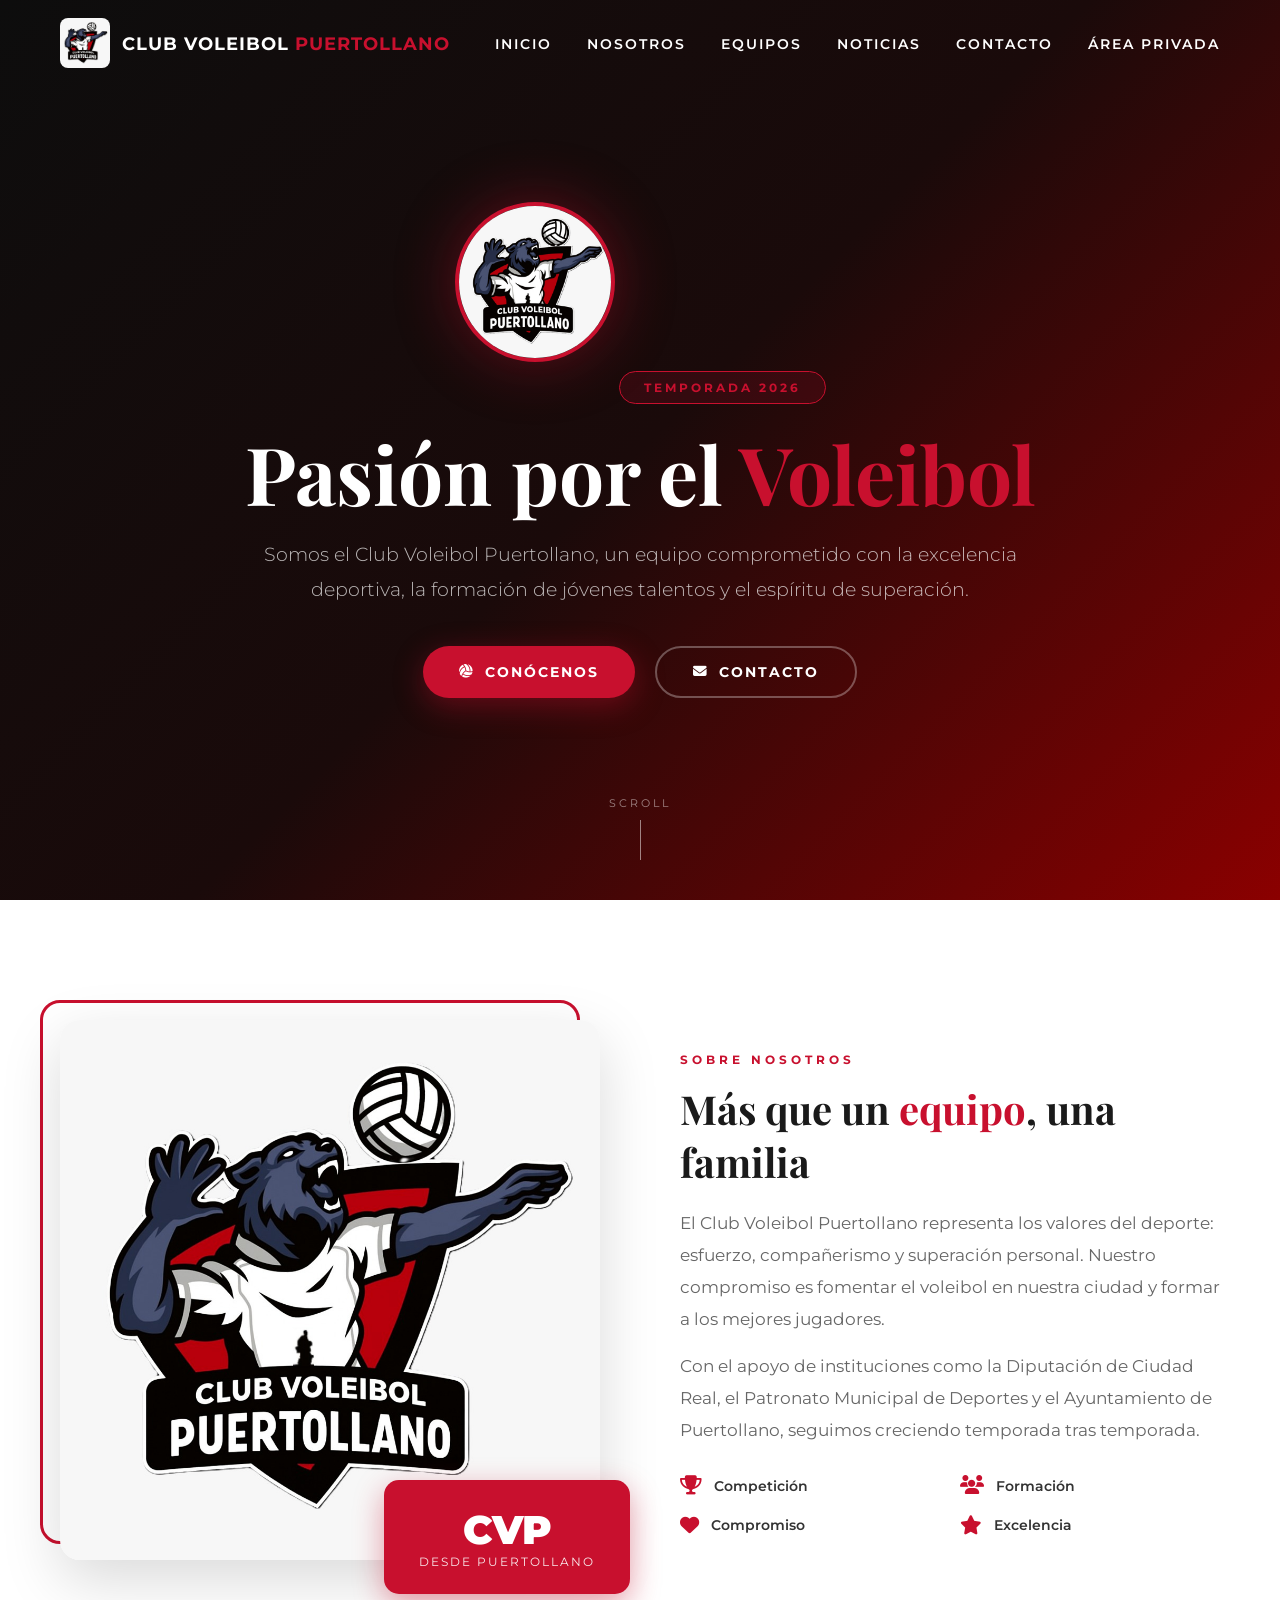
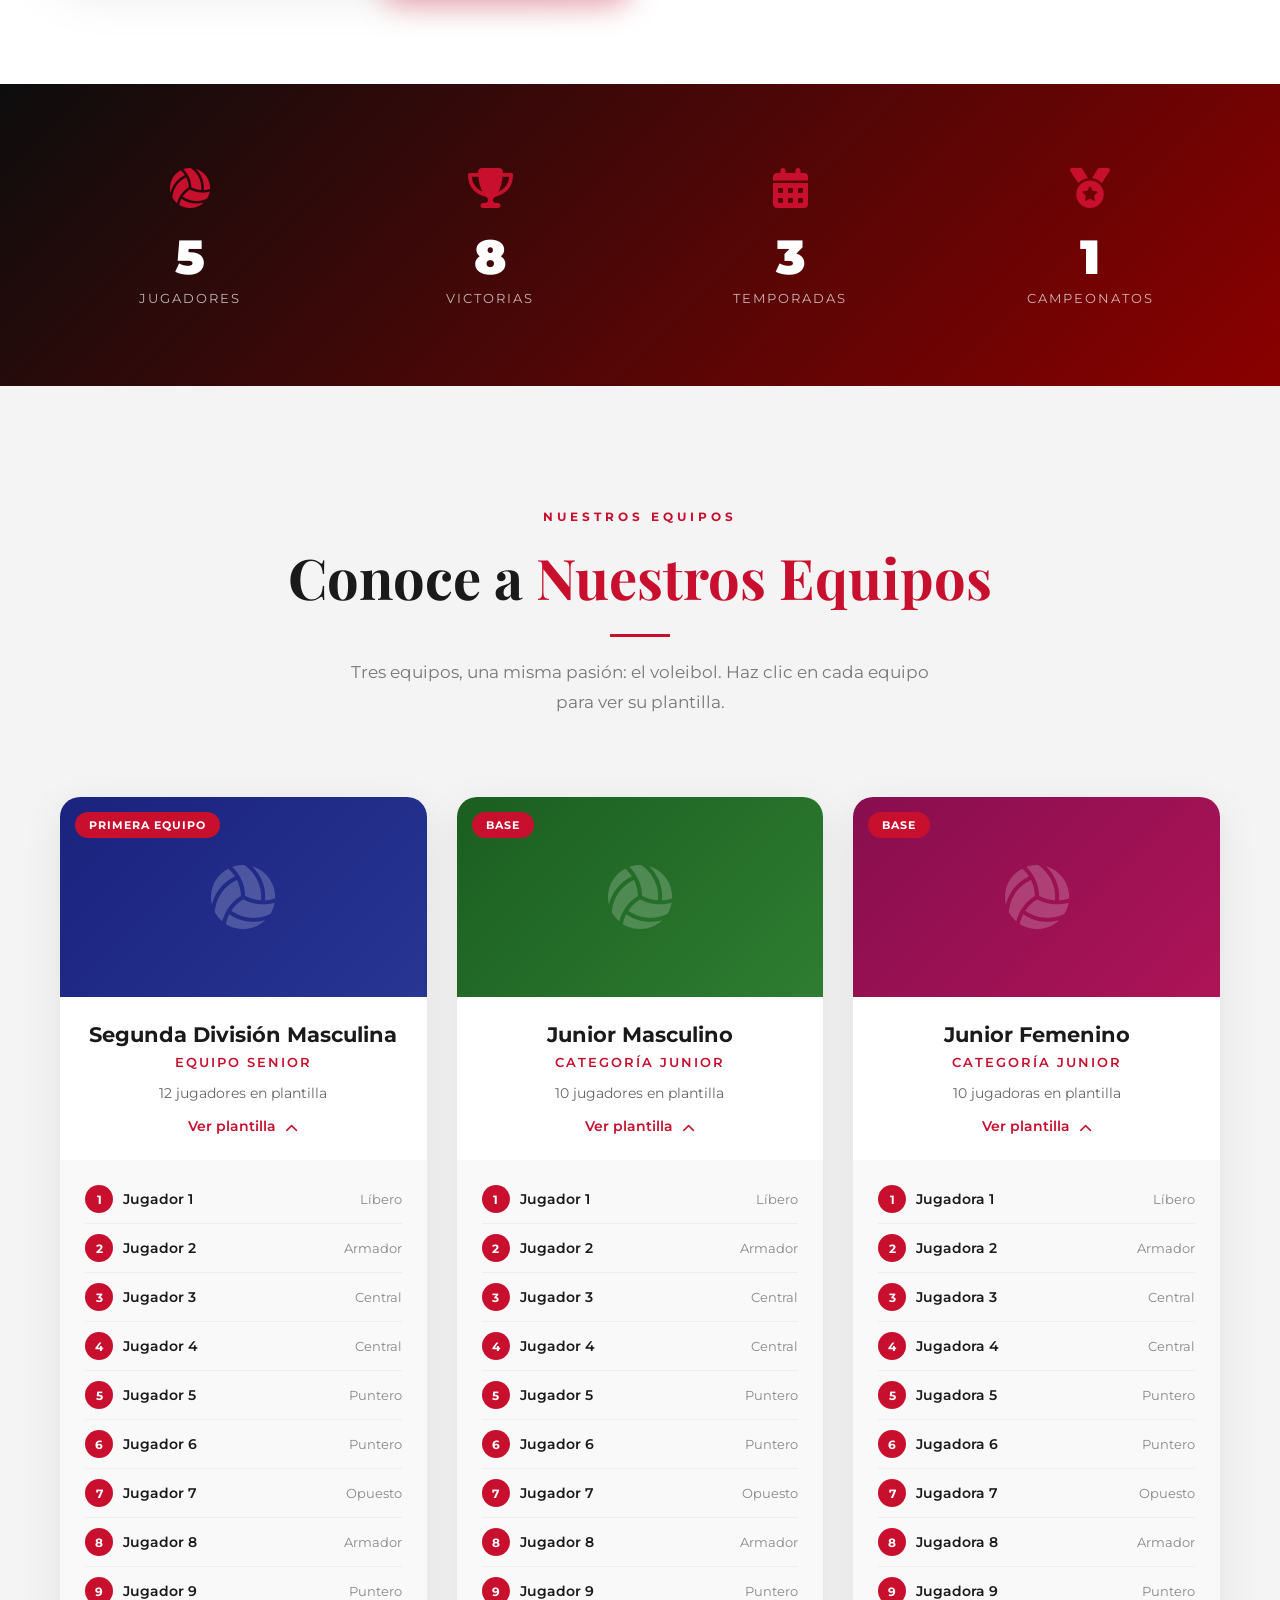
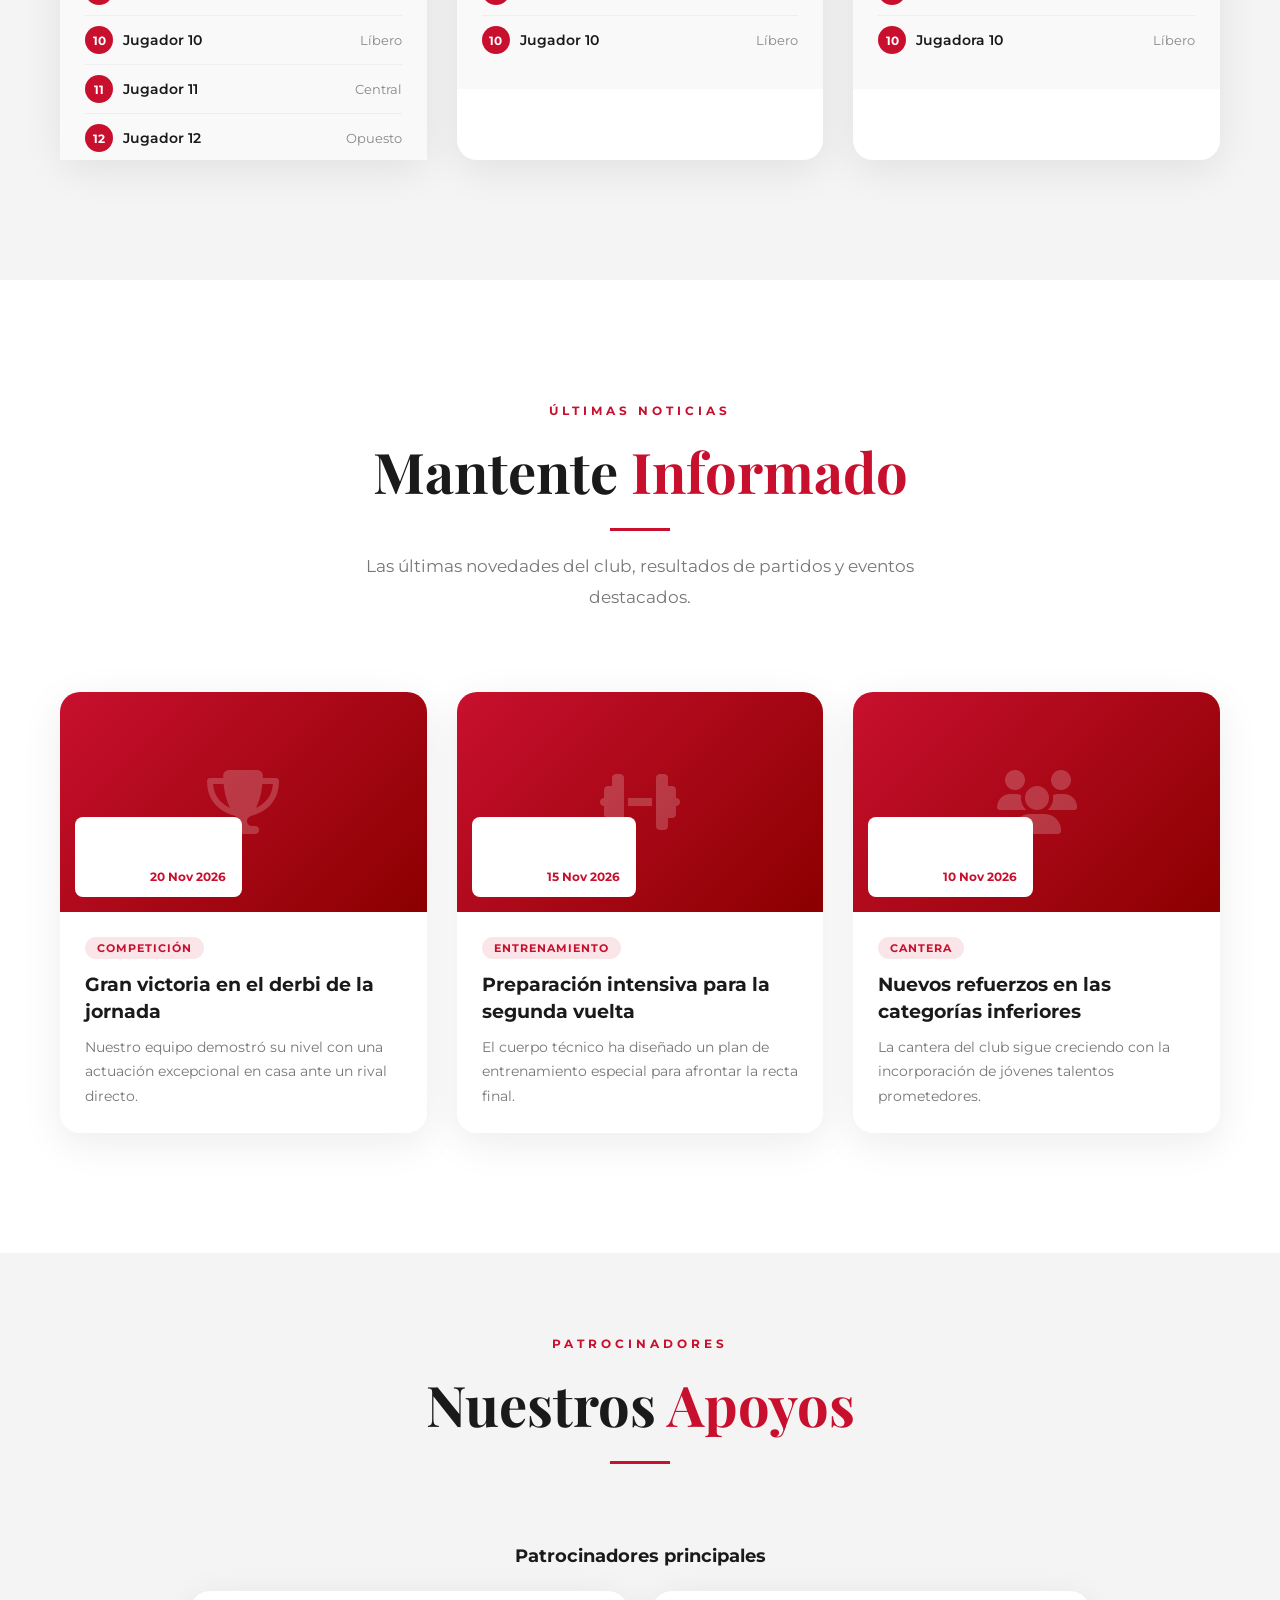
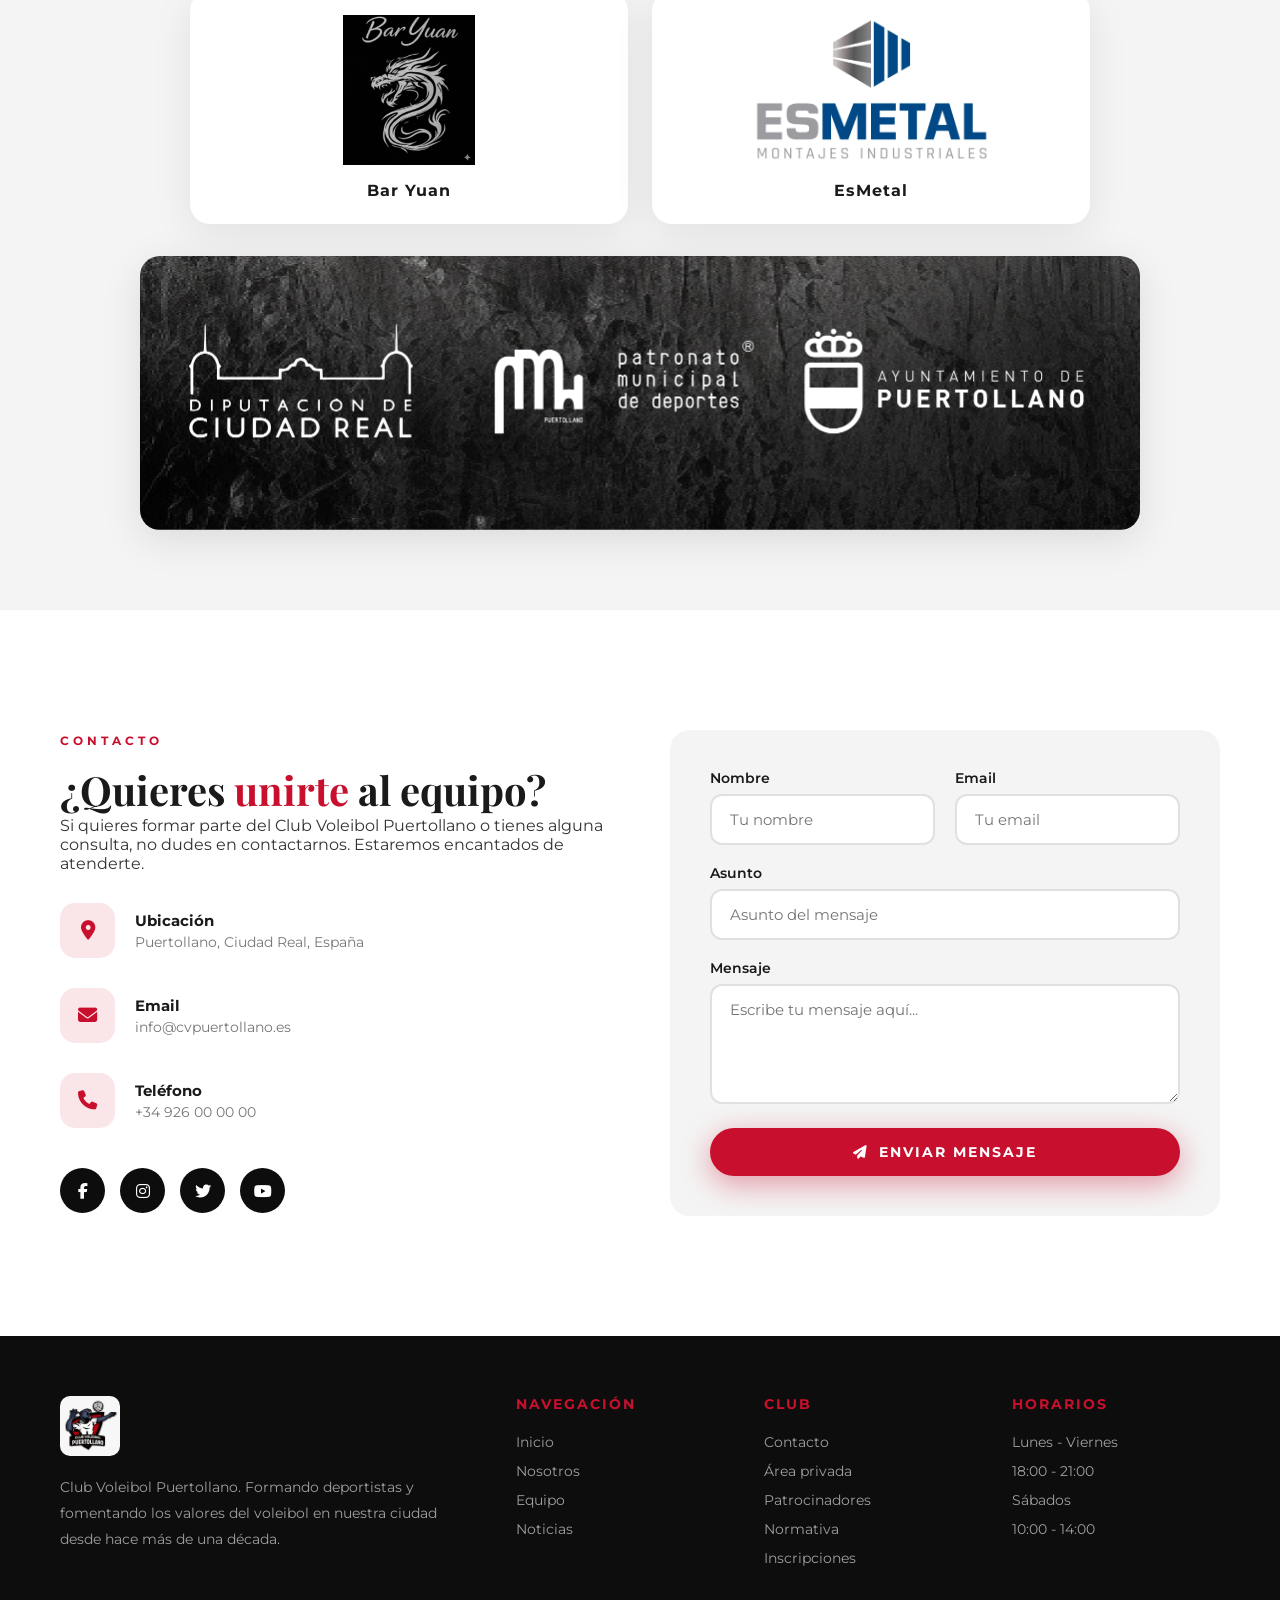
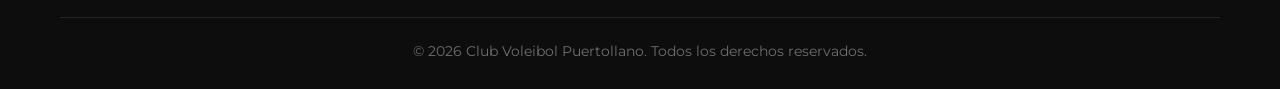
<file: index.html>
<!DOCTYPE html>
<html lang="es">
<head>
    <meta charset="UTF-8">
    <meta name="viewport" content="width=device-width, initial-scale=1.0">
    <title>Club Voleibol Puertollano</title>
    <link rel="icon" type="image/jpeg" href="CVP_LOGO.jpeg">
    <link href="https://fonts.googleapis.com/css2?family=Montserrat:wght@300;400;600;700;900&family=Playfair+Display:wght@700&display=swap" rel="stylesheet">
    <link rel="stylesheet" href="https://cdnjs.cloudflare.com/ajax/libs/font-awesome/6.5.0/css/all.min.css">
    <style>
        /* ===== RESET & BASE ===== */
        *, *::before, *::after {
            margin: 0;
            padding: 0;
            box-sizing: border-box;
        }

        :root {
            --red: #C8102E;
            --dark-red: #8B0000;
            --black: #1a1a1a;
            --dark: #0d0d0d;
            --white: #ffffff;
            --gray: #f4f4f4;
            --gray-dark: #333;
            --gold: #D4AF37;
        }

        html {
            scroll-behavior: smooth;
        }

        body {
            font-family: 'Montserrat', sans-serif;
            color: var(--gray-dark);
            background: var(--white);
            overflow-x: hidden;
        }

        /* ===== PRELOADER ===== */
        #preloader {
            position: fixed;
            top: 0; left: 0;
            width: 100%; height: 100%;
            background: var(--dark);
            display: flex;
            align-items: center;
            justify-content: center;
            z-index: 99999;
            transition: opacity 0.6s ease, visibility 0.6s ease;
        }

        #preloader.hidden {
            opacity: 0;
            visibility: hidden;
        }

        .loader {
            width: 60px;
            height: 60px;
            border: 4px solid rgba(200, 16, 46, 0.2);
            border-top-color: var(--red);
            border-radius: 50%;
            animation: spin 0.8s linear infinite;
        }

        @keyframes spin {
            to { transform: rotate(360deg); }
        }

        /* ===== NAVBAR ===== */
        .navbar {
            position: fixed;
            top: 0; left: 0;
            width: 100%;
            padding: 18px 60px;
            display: flex;
            align-items: center;
            justify-content: space-between;
            z-index: 1000;
            transition: all 0.4s ease;
        }

        .navbar.scrolled {
            background: rgba(13, 13, 13, 0.95);
            backdrop-filter: blur(12px);
            padding: 10px 60px;
            box-shadow: 0 4px 30px rgba(0, 0, 0, 0.3);
        }

        .nav-logo {
            display: flex;
            align-items: center;
            gap: 12px;
            text-decoration: none;
        }

        .nav-logo img {
            height: 50px;
            width: auto;
            border-radius: 8px;
            transition: transform 0.3s ease;
        }

        .navbar.scrolled .nav-logo img {
            height: 40px;
        }

        .nav-logo:hover img {
            transform: scale(1.1);
        }

        .nav-logo-text {
            font-weight: 700;
            font-size: 1.1rem;
            color: var(--white);
            letter-spacing: 1px;
            text-transform: uppercase;
        }

        .nav-logo-text span {
            color: var(--red);
        }

        .nav-links {
            display: flex;
            list-style: none;
            gap: 35px;
        }

        .nav-links a {
            text-decoration: none;
            color: var(--white);
            font-weight: 600;
            font-size: 0.85rem;
            text-transform: uppercase;
            letter-spacing: 2px;
            position: relative;
            padding: 5px 0;
            transition: color 0.3s ease;
        }

        .nav-links a::after {
            content: '';
            position: absolute;
            bottom: 0;
            left: 0;
            width: 0;
            height: 2px;
            background: var(--red);
            transition: width 0.3s ease;
        }

        .nav-links a:hover {
            color: var(--red);
        }

        .nav-links a:hover::after {
            width: 100%;
        }

        .hamburger {
            display: none;
            flex-direction: column;
            gap: 5px;
            cursor: pointer;
            z-index: 1001;
        }

        .hamburger span {
            width: 28px;
            height: 3px;
            background: var(--white);
            border-radius: 3px;
            transition: all 0.3s ease;
        }

        .hamburger.active span:nth-child(1) {
            transform: rotate(45deg) translate(5px, 6px);
        }

        .hamburger.active span:nth-child(2) {
            opacity: 0;
        }

        .hamburger.active span:nth-child(3) {
            transform: rotate(-45deg) translate(5px, -6px);
        }

        /* ===== HERO SECTION ===== */
        .hero {
            position: relative;
            height: 100vh;
            min-height: 700px;
            display: flex;
            align-items: center;
            justify-content: center;
            overflow: hidden;
            background: var(--dark);
        }

        .hero-bg {
            position: absolute;
            top: 0; left: 0;
            width: 100%; height: 100%;
            background: linear-gradient(135deg, var(--dark) 0%, #1a0a0a 50%, var(--dark-red) 100%);
            z-index: 1;
        }

        .hero-particles {
            position: absolute;
            top: 0; left: 0;
            width: 100%; height: 100%;
            z-index: 2;
            overflow: hidden;
        }

        .particle {
            position: absolute;
            width: 4px;
            height: 4px;
            background: var(--red);
            border-radius: 50%;
            opacity: 0;
            animation: float-particle 6s infinite;
        }

        @keyframes float-particle {
            0% { opacity: 0; transform: translateY(100vh) scale(0); }
            20% { opacity: 0.8; }
            100% { opacity: 0; transform: translateY(-20vh) scale(1); }
        }

        .hero-content {
            position: relative;
            z-index: 3;
            text-align: center;
            max-width: 900px;
            padding: 0 30px;
        }

        .hero-logo {
            width: 160px;
            height: 160px;
            border-radius: 50%;
            object-fit: cover;
            border: 4px solid var(--red);
            box-shadow: 0 0 60px rgba(200, 16, 46, 0.4);
            margin-bottom: 30px;
            animation: pulse-glow 3s ease-in-out infinite;
        }

        @keyframes pulse-glow {
            0%, 100% { box-shadow: 0 0 30px rgba(200, 16, 46, 0.3); }
            50% { box-shadow: 0 0 60px rgba(200, 16, 46, 0.6); }
        }

        .hero-badge {
            display: inline-block;
            background: rgba(200, 16, 46, 0.15);
            border: 1px solid var(--red);
            color: var(--red);
            padding: 8px 24px;
            border-radius: 50px;
            font-size: 0.75rem;
            font-weight: 700;
            letter-spacing: 3px;
            text-transform: uppercase;
            margin-bottom: 25px;
            opacity: 0;
            animation: fadeInUp 0.8s ease forwards 0.3s;
        }

        .hero h1 {
            font-family: 'Playfair Display', serif;
            font-size: 5rem;
            font-weight: 700;
            color: var(--white);
            line-height: 1.1;
            margin-bottom: 20px;
            opacity: 0;
            animation: fadeInUp 0.8s ease forwards 0.5s;
        }

        .hero h1 span {
            color: var(--red);
            position: relative;
        }

        .hero-subtitle {
            font-size: 1.2rem;
            color: rgba(255, 255, 255, 0.7);
            font-weight: 300;
            line-height: 1.8;
            margin-bottom: 40px;
            opacity: 0;
            animation: fadeInUp 0.8s ease forwards 0.7s;
        }

        .hero-buttons {
            display: flex;
            gap: 20px;
            justify-content: center;
            flex-wrap: wrap;
            opacity: 0;
            animation: fadeInUp 0.8s ease forwards 0.9s;
        }

        @keyframes fadeInUp {
            from { opacity: 0; transform: translateY(30px); }
            to { opacity: 1; transform: translateY(0); }
        }

        .btn {
            display: inline-flex;
            align-items: center;
            gap: 10px;
            padding: 16px 36px;
            border-radius: 50px;
            font-family: 'Montserrat', sans-serif;
            font-weight: 700;
            font-size: 0.85rem;
            text-transform: uppercase;
            letter-spacing: 2px;
            text-decoration: none;
            cursor: pointer;
            border: none;
            transition: all 0.3s ease;
        }

        .btn-primary {
            background: var(--red);
            color: var(--white);
            box-shadow: 0 8px 30px rgba(200, 16, 46, 0.4);
        }

        .btn-primary:hover {
            background: var(--dark-red);
            transform: translateY(-3px);
            box-shadow: 0 12px 40px rgba(200, 16, 46, 0.5);
        }

        .btn-outline {
            background: transparent;
            color: var(--white);
            border: 2px solid rgba(255, 255, 255, 0.3);
        }

        .btn-outline:hover {
            border-color: var(--red);
            color: var(--red);
            transform: translateY(-3px);
        }

        .hero-scroll {
            position: absolute;
            bottom: 40px;
            left: 50%;
            transform: translateX(-50%);
            z-index: 3;
            color: var(--white);
            text-decoration: none;
            display: flex;
            flex-direction: column;
            align-items: center;
            gap: 10px;
            font-size: 0.7rem;
            letter-spacing: 3px;
            text-transform: uppercase;
            opacity: 0.5;
            transition: opacity 0.3s ease;
        }

        .hero-scroll:hover {
            opacity: 1;
        }

        .scroll-line {
            width: 1px;
            height: 40px;
            background: var(--white);
            animation: scroll-bounce 2s ease-in-out infinite;
        }

        @keyframes scroll-bounce {
            0%, 100% { transform: scaleY(1); opacity: 0.5; }
            50% { transform: scaleY(1.5); opacity: 1; }
        }

        /* ===== SECTION COMMON ===== */
        .section {
            padding: 120px 60px;
        }

        .section-header {
            text-align: center;
            margin-bottom: 80px;
        }

        .section-tag {
            display: inline-block;
            color: var(--red);
            font-size: 0.75rem;
            font-weight: 700;
            letter-spacing: 4px;
            text-transform: uppercase;
            margin-bottom: 15px;
        }

        .section-title {
            font-family: 'Playfair Display', serif;
            font-size: 3.5rem;
            color: var(--black);
            margin-bottom: 20px;
        }

        .section-line {
            width: 60px;
            height: 3px;
            background: var(--red);
            margin: 0 auto 20px;
        }

        .section-desc {
            max-width: 600px;
            margin: 0 auto;
            color: #777;
            line-height: 1.8;
            font-size: 1.05rem;
        }

        /* ===== ABOUT SECTION ===== */
        .about {
            background: var(--white);
        }

        .about-grid {
            display: grid;
            grid-template-columns: 1fr 1fr;
            gap: 80px;
            align-items: center;
            max-width: 1200px;
            margin: 0 auto;
        }

        .about-image {
            position: relative;
        }

        .about-image img {
            width: 100%;
            border-radius: 20px;
            box-shadow: 0 20px 60px rgba(0, 0, 0, 0.15);
        }

        .about-image::before {
            content: '';
            position: absolute;
            top: -20px;
            left: -20px;
            width: 100%;
            height: 100%;
            border: 3px solid var(--red);
            border-radius: 20px;
            z-index: -1;
        }

        .about-stats {
            position: absolute;
            bottom: -30px;
            right: -30px;
            background: var(--red);
            color: var(--white);
            padding: 25px 35px;
            border-radius: 15px;
            text-align: center;
            box-shadow: 0 10px 30px rgba(200, 16, 46, 0.4);
        }

        .about-stats .stat-number {
            font-size: 2.5rem;
            font-weight: 900;
        }

        .about-stats .stat-label {
            font-size: 0.75rem;
            letter-spacing: 2px;
            text-transform: uppercase;
            opacity: 0.9;
        }

        .about-text h3 {
            font-family: 'Playfair Display', serif;
            font-size: 2.5rem;
            color: var(--black);
            margin-bottom: 20px;
        }

        .about-text h3 span {
            color: var(--red);
        }

        .about-text p {
            color: #666;
            line-height: 1.9;
            margin-bottom: 15px;
            font-size: 1.05rem;
        }

        .about-features {
            display: grid;
            grid-template-columns: 1fr 1fr;
            gap: 20px;
            margin-top: 30px;
        }

        .about-feature {
            display: flex;
            align-items: center;
            gap: 12px;
        }

        .about-feature i {
            color: var(--red);
            font-size: 1.2rem;
        }

        .about-feature span {
            font-weight: 600;
            font-size: 0.9rem;
        }

        /* ===== STATS SECTION ===== */
        .stats {
            background: linear-gradient(135deg, var(--dark) 0%, var(--dark-red) 100%);
            padding: 80px 60px;
        }

        .stats-grid {
            display: grid;
            grid-template-columns: repeat(4, 1fr);
            gap: 40px;
            max-width: 1200px;
            margin: 0 auto;
        }

        .stat-card {
            text-align: center;
            color: var(--white);
        }

        .stat-card .stat-icon {
            font-size: 2.5rem;
            color: var(--red);
            margin-bottom: 15px;
        }

        .stat-card .stat-number {
            font-size: 3rem;
            font-weight: 900;
            margin-bottom: 5px;
        }

        .stat-card .stat-label {
            font-size: 0.8rem;
            letter-spacing: 2px;
            text-transform: uppercase;
            opacity: 0.7;
        }

        /* ===== TEAM SECTION ===== */
        .team {
            background: var(--gray);
        }

        .team-grid {
            display: grid;
            grid-template-columns: repeat(3, 1fr);
            gap: 30px;
            max-width: 1200px;
            margin: 0 auto;
        }

        .team-card {
            background: var(--white);
            border-radius: 20px;
            box-shadow: 0 10px 40px rgba(0, 0, 0, 0.08);
            transition: all 0.4s ease;
            position: relative;
            cursor: pointer;
        }

        .team-card:hover {
            transform: translateY(-10px);
            box-shadow: 0 20px 60px rgba(0, 0, 0, 0.15);
        }

        .team-card-header {
            height: 200px;
            background: linear-gradient(135deg, var(--dark) 0%, var(--dark-red) 100%);
            display: flex;
            align-items: center;
            justify-content: center;
            position: relative;
            overflow: hidden;
            border-radius: 20px 20px 0 0;
        }

        .team-card-header.masculina {
            background: linear-gradient(135deg, #1a237e 0%, #283593 100%);
        }

        .team-card-header.femenino {
            background: linear-gradient(135deg, #880e4f 0%, #ad1457 100%);
        }

        .team-card-header.junior-masc {
            background: linear-gradient(135deg, #1b5e20 0%, #2e7d32 100%);
        }

        .team-card-header i {
            font-size: 4rem;
            color: rgba(255, 255, 255, 0.2);
        }

        .team-card-badge {
            position: absolute;
            top: 15px;
            left: 15px;
            background: var(--red);
            color: var(--white);
            padding: 6px 14px;
            border-radius: 20px;
            font-size: 0.7rem;
            font-weight: 700;
            letter-spacing: 1px;
            text-transform: uppercase;
        }

        .team-card-info {
            padding: 25px;
            text-align: center;
        }

        .team-card-info h3 {
            font-size: 1.3rem;
            color: var(--black);
            margin-bottom: 8px;
            font-weight: 700;
        }

        .team-card-info .team-category {
            color: var(--red);
            font-size: 0.8rem;
            font-weight: 600;
            letter-spacing: 2px;
            text-transform: uppercase;
            margin-bottom: 15px;
            display: block;
        }

        .team-card-info .team-players-count {
            color: #666;
            font-size: 0.85rem;
            margin-bottom: 15px;
        }

        .team-card-toggle {
            display: inline-block;
            color: var(--red);
            font-size: 0.85rem;
            font-weight: 600;
            transition: all 0.3s ease;
        }

        .team-card-toggle i {
            font-size: 0.8rem;
            margin-left: 5px;
            transition: transform 0.3s ease;
        }

        .team-card.active .team-card-toggle i {
            transform: rotate(180deg);
        }

        .team-players-list {
            max-height: 0;
            overflow: hidden;
            transition: max-height 0.5s ease;
            background: #f9f9f9;
        }

        .team-card.active .team-players-list {
            max-height: 600px;
        }

        .team-players-list ul {
            list-style: none;
            padding: 15px 25px 25px;
        }

        .team-players-list li {
            padding: 10px 0;
            border-bottom: 1px solid #eee;
            display: flex;
            justify-content: space-between;
            align-items: center;
            font-size: 0.9rem;
        }

        .team-players-list li:last-child {
            border-bottom: none;
        }

        .team-players-list .player-number {
            background: var(--red);
            color: var(--white);
            width: 28px;
            height: 28px;
            border-radius: 50%;
            display: flex;
            align-items: center;
            justify-content: center;
            font-size: 0.75rem;
            font-weight: 700;
            margin-right: 10px;
        }

        .team-players-list .player-name {
            flex: 1;
            font-weight: 600;
            color: var(--black);
        }

        .team-players-list .player-position {
            color: #888;
            font-size: 0.8rem;
        }

        /* ===== NEWS SECTION ===== */
        .news {
            background: var(--white);
        }

        .news-grid {
            display: grid;
            grid-template-columns: repeat(3, 1fr);
            gap: 30px;
            max-width: 1200px;
            margin: 0 auto;
        }

        .news-card {
            border-radius: 20px;
            overflow: hidden;
            box-shadow: 0 10px 40px rgba(0, 0, 0, 0.08);
            transition: all 0.4s ease;
            background: var(--white);
        }

        .news-card:hover {
            transform: translateY(-8px);
            box-shadow: 0 20px 60px rgba(0, 0, 0, 0.15);
        }

        .news-card-image {
            height: 220px;
            background: linear-gradient(135deg, var(--red) 0%, var(--dark-red) 100%);
            display: flex;
            align-items: center;
            justify-content: center;
            position: relative;
        }

        .news-card-image i {
            font-size: 4rem;
            color: rgba(255, 255, 255, 0.2);
        }

        .news-card-date {
            position: absolute;
            bottom: 15px;
            left: 15px;
            background: var(--white);
            padding: 8px 16px;
            border-radius: 8px;
            font-size: 0.75rem;
            font-weight: 700;
            color: var(--red);
        }

        .news-card-content {
            padding: 25px;
        }

        .news-card-tag {
            display: inline-block;
            background: rgba(200, 16, 46, 0.1);
            color: var(--red);
            padding: 4px 12px;
            border-radius: 20px;
            font-size: 0.7rem;
            font-weight: 700;
            letter-spacing: 1px;
            text-transform: uppercase;
            margin-bottom: 12px;
        }

        .news-card-content h4 {
            font-size: 1.2rem;
            color: var(--black);
            margin-bottom: 10px;
            line-height: 1.4;
        }

        .news-card-content p {
            color: #777;
            font-size: 0.9rem;
            line-height: 1.7;
        }

        /* ===== SPONSORS SECTION ===== */
        .sponsors {
            background: var(--gray);
            padding: 80px 60px;
        }

        .sponsors-banner {
            max-width: 1000px;
            margin: 0 auto;
            border-radius: 20px;
            overflow: hidden;
            box-shadow: 0 10px 40px rgba(0, 0, 0, 0.1);
        }

        .sponsors-banner img {
            width: 100%;
            display: block;
        }

        .sponsors-subtitle {
            margin: 0 auto 24px;
            color: var(--black);
            text-align: center;
            font-size: 1.15rem;
        }

        .sponsor-logos {
            display: grid;
            grid-template-columns: repeat(2, minmax(0, 1fr));
            gap: 24px;
            max-width: 900px;
            margin: 0 auto 32px;
        }

        .sponsor-card {
            min-height: 230px;
            padding: 24px;
            display: flex;
            flex-direction: column;
            align-items: center;
            justify-content: center;
            gap: 16px;
            background: var(--white);
            border-radius: 20px;
            box-shadow: 0 10px 40px rgba(0, 0, 0, 0.08);
        }

        .sponsor-card img {
            width: 100%;
            height: 150px;
            object-fit: contain;
        }

        .sponsor-card h3 {
            color: var(--black);
            font-size: 1rem;
            letter-spacing: 1px;
        }

        /* ===== CONTACT SECTION ===== */
        .contact {
            background: var(--white);
        }

        .contact-grid {
            display: grid;
            grid-template-columns: 1fr 1fr;
            gap: 60px;
            max-width: 1200px;
            margin: 0 auto;
        }

        .contact-info {
            display: flex;
            flex-direction: column;
            gap: 30px;
        }

        .contact-info h3 {
            font-family: 'Playfair Display', serif;
            font-size: 2.5rem;
            color: var(--black);
        }

        .contact-info h3 span {
            color: var(--red);
        }

        .contact-info > p {
            color: #666;
            line-height: 1.8;
        }

        .contact-item {
            display: flex;
            align-items: center;
            gap: 20px;
        }

        .contact-item-icon {
            width: 55px;
            height: 55px;
            background: rgba(200, 16, 46, 0.1);
            border-radius: 15px;
            display: flex;
            align-items: center;
            justify-content: center;
            color: var(--red);
            font-size: 1.2rem;
            flex-shrink: 0;
        }

        .contact-item-text h5 {
            font-size: 0.95rem;
            color: var(--black);
            margin-bottom: 3px;
        }

        .contact-item-text p {
            color: #777;
            font-size: 0.9rem;
        }

        .contact-social {
            display: flex;
            gap: 15px;
            margin-top: 10px;
        }

        .contact-social a {
            width: 45px;
            height: 45px;
            border-radius: 50%;
            background: var(--dark);
            color: var(--white);
            display: flex;
            align-items: center;
            justify-content: center;
            text-decoration: none;
            transition: all 0.3s ease;
        }

        .contact-social a:hover {
            background: var(--red);
            transform: translateY(-3px);
        }

        .contact-form {
            background: var(--gray);
            padding: 40px;
            border-radius: 20px;
        }

        .form-group {
            margin-bottom: 20px;
        }

        .form-group label {
            display: block;
            font-weight: 600;
            font-size: 0.85rem;
            color: var(--black);
            margin-bottom: 8px;
        }

        .form-group input,
        .form-group textarea {
            width: 100%;
            padding: 14px 18px;
            border: 2px solid #e0e0e0;
            border-radius: 12px;
            font-family: 'Montserrat', sans-serif;
            font-size: 0.95rem;
            transition: border-color 0.3s ease;
            background: var(--white);
        }

        .form-group input:focus,
        .form-group textarea:focus {
            outline: none;
            border-color: var(--red);
        }

        .form-group textarea {
            height: 120px;
            resize: vertical;
        }

        .form-row {
            display: grid;
            grid-template-columns: 1fr 1fr;
            gap: 20px;
        }

        /* ===== FOOTER ===== */
        .footer {
            background: var(--dark);
            color: var(--white);
            padding: 60px 60px 30px;
        }

        .footer-grid {
            display: grid;
            grid-template-columns: 2fr 1fr 1fr 1fr;
            gap: 40px;
            max-width: 1200px;
            margin: 0 auto 40px;
        }

        .footer-brand img {
            height: 60px;
            border-radius: 10px;
            margin-bottom: 15px;
        }

        .footer-brand p {
            color: rgba(255, 255, 255, 0.6);
            line-height: 1.8;
            font-size: 0.9rem;
        }

        .footer-col h5 {
            font-size: 0.85rem;
            letter-spacing: 2px;
            text-transform: uppercase;
            margin-bottom: 20px;
            color: var(--red);
        }

        .footer-col ul {
            list-style: none;
        }

        .footer-col ul li {
            margin-bottom: 10px;
        }

        .footer-col ul li a {
            color: rgba(255, 255, 255, 0.6);
            text-decoration: none;
            font-size: 0.9rem;
            transition: color 0.3s ease;
        }

        .footer-col ul li a:hover {
            color: var(--red);
        }

        .footer-bottom {
            border-top: 1px solid rgba(255, 255, 255, 0.1);
            padding-top: 25px;
            text-align: center;
            color: rgba(255, 255, 255, 0.4);
            font-size: 0.85rem;
            max-width: 1200px;
            margin: 0 auto;
        }

        /* ===== SCROLL ANIMATIONS ===== */
        .reveal {
            opacity: 0;
            transform: translateY(40px);
            transition: all 0.8s ease;
        }

        .reveal.active {
            opacity: 1;
            transform: translateY(0);
        }

        /* ===== BACK TO TOP ===== */
        .back-to-top {
            position: fixed;
            bottom: 30px;
            right: 30px;
            width: 50px;
            height: 50px;
            background: var(--red);
            color: var(--white);
            border: none;
            border-radius: 50%;
            cursor: pointer;
            font-size: 1.2rem;
            display: flex;
            align-items: center;
            justify-content: center;
            opacity: 0;
            visibility: hidden;
            transition: all 0.3s ease;
            z-index: 999;
            box-shadow: 0 5px 20px rgba(200, 16, 46, 0.4);
        }

        .back-to-top.visible {
            opacity: 1;
            visibility: visible;
        }

        .back-to-top:hover {
            background: var(--dark-red);
            transform: translateY(-3px);
        }

        /* ===== RESPONSIVE ===== */
        @media (max-width: 1024px) {
            .section { padding: 80px 30px; }
            .navbar { padding: 15px 30px; }
            .navbar.scrolled { padding: 10px 30px; }
            .hero h1 { font-size: 3.5rem; }
            .section-title { font-size: 2.8rem; }
            .team-grid { grid-template-columns: repeat(2, 1fr); }
            .stats-grid { grid-template-columns: repeat(2, 1fr); gap: 30px; }
            .footer-grid { grid-template-columns: 1fr 1fr; }
        }

        @media (max-width: 768px) {
            .hamburger { display: flex; }

            .nav-links {
                position: fixed;
                top: 0; right: -100%;
                width: 70%;
                height: 100vh;
                background: var(--dark);
                flex-direction: column;
                align-items: center;
                justify-content: center;
                gap: 30px;
                transition: right 0.4s ease;
            }

            .nav-links.open {
                right: 0;
            }

            .hero h1 { font-size: 2.5rem; }
            .hero-subtitle { font-size: 1rem; }
            .hero-logo { width: 120px; height: 120px; }
            .section-title { font-size: 2.2rem; }

            .about-grid {
                grid-template-columns: 1fr;
                gap: 50px;
            }

            .about-stats {
                bottom: -20px;
                right: 10px;
            }

            .news-grid { grid-template-columns: 1fr; }
            .contact-grid { grid-template-columns: 1fr; }
            .form-row { grid-template-columns: 1fr; }
            .footer-grid { grid-template-columns: 1fr; }
            .stats { padding: 60px 30px; }
            .sponsors { padding: 60px 30px; }
            .footer { padding: 40px 30px 20px; }
        }

        @media (max-width: 480px) {
            .hero h1 { font-size: 2rem; }
            .section { padding: 60px 20px; }
            .section-title { font-size: 1.8rem; }
            .team-grid { grid-template-columns: 1fr; }
            .stats-grid { grid-template-columns: 1fr; }
            .sponsor-logos { grid-template-columns: 1fr; }
            .hero-buttons { flex-direction: column; align-items: center; }
        }
    </style>
</head>
<body>

    <!-- PRELOADER -->
    <div id="preloader">
        <div class="loader"></div>
    </div>

    <!-- NAVBAR -->
    <nav class="navbar" id="navbar">
        <a href="#hero" class="nav-logo">
            <img src="CVP_LOGO.jpeg" alt="CVP Logo">
            <span class="nav-logo-text">Club Voleibol <span>Puertollano</span></span>
        </a>
        <ul class="nav-links" id="navLinks">
            <li><a href="#hero">Inicio</a></li>
            <li><a href="#about">Nosotros</a></li>
            <li><a href="#team">Equipos</a></li>
            <li><a href="#news">Noticias</a></li>
            <li><a href="#contact">Contacto</a></li>
            <li><a href="crm.html">Área privada</a></li>
        </ul>
        <div class="hamburger" id="hamburger">
            <span></span>
            <span></span>
            <span></span>
        </div>
    </nav>

    <!-- HERO SECTION -->
    <section class="hero" id="hero">
        <div class="hero-bg"></div>
        <div class="hero-particles" id="particles"></div>
        <div class="hero-content">
            <img src="CVP_LOGO.jpeg" alt="Club Voleibol Puertollano" class="hero-logo">
            <div class="hero-badge">Temporada 2026</div>
            <h1>Pasión por el <span>Voleibol</span></h1>
            <p class="hero-subtitle">
                Somos el Club Voleibol Puertollano, un equipo comprometido con la excelencia deportiva, 
                la formación de jóvenes talentos y el espíritu de superación.
            </p>
            <div class="hero-buttons">
                <a href="#about" class="btn btn-primary">
                    <i class="fas fa-volleyball-ball"></i> Conócenos
                </a>
                <a href="#contact" class="btn btn-outline">
                    <i class="fas fa-envelope"></i> Contacto
                </a>
            </div>
        </div>
        <a href="#about" class="hero-scroll">
            <span>Scroll</span>
            <div class="scroll-line"></div>
        </a>
    </section>

    <!-- ABOUT SECTION -->
    <section class="section about" id="about">
        <div class="about-grid">
            <div class="about-image reveal">
                <img src="CVP_LOGO.jpeg" alt="Club Voleibol Puertollano">
                <div class="about-stats">
                    <div class="stat-number">CVP</div>
                    <div class="stat-label">Desde Puertollano</div>
                </div>
            </div>
            <div class="about-text reveal">
                <div class="section-tag">Sobre Nosotros</div>
                <h3>Más que un <span>equipo</span>, una familia</h3>
                <p>
                    El Club Voleibol Puertollano representa los valores del deporte: esfuerzo, 
                    compañerismo y superación personal. Nuestro compromiso es fomentar el voleibol 
                    en nuestra ciudad y formar a los mejores jugadores.
                </p>
                <p>
                    Con el apoyo de instituciones como la Diputación de Ciudad Real, el Patronato 
                    Municipal de Deportes y el Ayuntamiento de Puertollano, seguimos creciendo 
                    temporada tras temporada.
                </p>
                <div class="about-features">
                    <div class="about-feature">
                        <i class="fas fa-trophy"></i>
                        <span>Competición</span>
                    </div>
                    <div class="about-feature">
                        <i class="fas fa-users"></i>
                        <span>Formación</span>
                    </div>
                    <div class="about-feature">
                        <i class="fas fa-heart"></i>
                        <span>Compromiso</span>
                    </div>
                    <div class="about-feature">
                        <i class="fas fa-star"></i>
                        <span>Excelencia</span>
                    </div>
                </div>
            </div>
        </div>
    </section>

    <!-- STATS SECTION -->
    <section class="stats">
        <div class="stats-grid">
            <div class="stat-card reveal">
                <div class="stat-icon"><i class="fas fa-volleyball-ball"></i></div>
                <div class="stat-number" data-target="15">0</div>
                <div class="stat-label">Jugadores</div>
            </div>
            <div class="stat-card reveal">
                <div class="stat-icon"><i class="fas fa-trophy"></i></div>
                <div class="stat-number" data-target="25">0</div>
                <div class="stat-label">Victorias</div>
            </div>
            <div class="stat-card reveal">
                <div class="stat-icon"><i class="fas fa-calendar-alt"></i></div>
                <div class="stat-number" data-target="10">0</div>
                <div class="stat-label">Temporadas</div>
            </div>
            <div class="stat-card reveal">
                <div class="stat-icon"><i class="fas fa-medal"></i></div>
                <div class="stat-number" data-target="5">0</div>
                <div class="stat-label">Campeonatos</div>
            </div>
        </div>
    </section>

    <!-- TEAM SECTION -->
    <section class="section team" id="team">
        <div class="section-header">
            <div class="section-tag">Nuestros Equipos</div>
            <h2 class="section-title">Conoce a <span style="color: var(--red);">Nuestros Equipos</span></h2>
            <div class="section-line"></div>
            <p class="section-desc">
                Tres equipos, una misma pasión: el voleibol. Haz clic en cada equipo para ver su plantilla.
            </p>
        </div>
        <div class="team-grid">

            <!-- Segunda División Masculina -->
            <div class="team-card reveal">
                <div class="team-card-header masculina">
                    <i class="fas fa-volleyball-ball"></i>
                    <div class="team-card-badge">Primera Equipo</div>
                </div>
                <div class="team-card-info">
                    <h3>Segunda División Masculina</h3>
                    <span class="team-category">Equipo Senior</span>
                    <p class="team-players-count">12 jugadores en plantilla</p>
                    <span class="team-card-toggle">Ver plantilla <i class="fas fa-chevron-down"></i></span>
                </div>
                <div class="team-players-list">
                    <ul>
                        <li><span class="player-number">1</span><span class="player-name">Jugador 1</span><span class="player-position">Líbero</span></li>
                        <li><span class="player-number">2</span><span class="player-name">Jugador 2</span><span class="player-position">Armador</span></li>
                        <li><span class="player-number">3</span><span class="player-name">Jugador 3</span><span class="player-position">Central</span></li>
                        <li><span class="player-number">4</span><span class="player-name">Jugador 4</span><span class="player-position">Central</span></li>
                        <li><span class="player-number">5</span><span class="player-name">Jugador 5</span><span class="player-position">Puntero</span></li>
                        <li><span class="player-number">6</span><span class="player-name">Jugador 6</span><span class="player-position">Puntero</span></li>
                        <li><span class="player-number">7</span><span class="player-name">Jugador 7</span><span class="player-position">Opuesto</span></li>
                        <li><span class="player-number">8</span><span class="player-name">Jugador 8</span><span class="player-position">Armador</span></li>
                        <li><span class="player-number">9</span><span class="player-name">Jugador 9</span><span class="player-position">Puntero</span></li>
                        <li><span class="player-number">10</span><span class="player-name">Jugador 10</span><span class="player-position">Líbero</span></li>
                        <li><span class="player-number">11</span><span class="player-name">Jugador 11</span><span class="player-position">Central</span></li>
                        <li><span class="player-number">12</span><span class="player-name">Jugador 12</span><span class="player-position">Opuesto</span></li>
                    </ul>
                </div>
            </div>

            <!-- Junior Masculino -->
            <div class="team-card reveal">
                <div class="team-card-header junior-masc">
                    <i class="fas fa-volleyball-ball"></i>
                    <div class="team-card-badge">Base</div>
                </div>
                <div class="team-card-info">
                    <h3>Junior Masculino</h3>
                    <span class="team-category">Categoría Junior</span>
                    <p class="team-players-count">10 jugadores en plantilla</p>
                    <span class="team-card-toggle">Ver plantilla <i class="fas fa-chevron-down"></i></span>
                </div>
                <div class="team-players-list">
                    <ul>
                        <li><span class="player-number">1</span><span class="player-name">Jugador 1</span><span class="player-position">Líbero</span></li>
                        <li><span class="player-number">2</span><span class="player-name">Jugador 2</span><span class="player-position">Armador</span></li>
                        <li><span class="player-number">3</span><span class="player-name">Jugador 3</span><span class="player-position">Central</span></li>
                        <li><span class="player-number">4</span><span class="player-name">Jugador 4</span><span class="player-position">Central</span></li>
                        <li><span class="player-number">5</span><span class="player-name">Jugador 5</span><span class="player-position">Puntero</span></li>
                        <li><span class="player-number">6</span><span class="player-name">Jugador 6</span><span class="player-position">Puntero</span></li>
                        <li><span class="player-number">7</span><span class="player-name">Jugador 7</span><span class="player-position">Opuesto</span></li>
                        <li><span class="player-number">8</span><span class="player-name">Jugador 8</span><span class="player-position">Armador</span></li>
                        <li><span class="player-number">9</span><span class="player-name">Jugador 9</span><span class="player-position">Puntero</span></li>
                        <li><span class="player-number">10</span><span class="player-name">Jugador 10</span><span class="player-position">Líbero</span></li>
                    </ul>
                </div>
            </div>

            <!-- Junior Femenino -->
            <div class="team-card reveal">
                <div class="team-card-header femenino">
                    <i class="fas fa-volleyball-ball"></i>
                    <div class="team-card-badge">Base</div>
                </div>
                <div class="team-card-info">
                    <h3>Junior Femenino</h3>
                    <span class="team-category">Categoría Junior</span>
                    <p class="team-players-count">10 jugadoras en plantilla</p>
                    <span class="team-card-toggle">Ver plantilla <i class="fas fa-chevron-down"></i></span>
                </div>
                <div class="team-players-list">
                    <ul>
                        <li><span class="player-number">1</span><span class="player-name">Jugadora 1</span><span class="player-position">Líbero</span></li>
                        <li><span class="player-number">2</span><span class="player-name">Jugadora 2</span><span class="player-position">Armador</span></li>
                        <li><span class="player-number">3</span><span class="player-name">Jugadora 3</span><span class="player-position">Central</span></li>
                        <li><span class="player-number">4</span><span class="player-name">Jugadora 4</span><span class="player-position">Central</span></li>
                        <li><span class="player-number">5</span><span class="player-name">Jugadora 5</span><span class="player-position">Puntero</span></li>
                        <li><span class="player-number">6</span><span class="player-name">Jugadora 6</span><span class="player-position">Puntero</span></li>
                        <li><span class="player-number">7</span><span class="player-name">Jugadora 7</span><span class="player-position">Opuesto</span></li>
                        <li><span class="player-number">8</span><span class="player-name">Jugadora 8</span><span class="player-position">Armador</span></li>
                        <li><span class="player-number">9</span><span class="player-name">Jugadora 9</span><span class="player-position">Puntero</span></li>
                        <li><span class="player-number">10</span><span class="player-name">Jugadora 10</span><span class="player-position">Líbero</span></li>
                    </ul>
                </div>
            </div>

        </div>
    </section>

    <!-- NEWS SECTION -->
    <section class="section news" id="news">
        <div class="section-header">
            <div class="section-tag">Últimas Noticias</div>
            <h2 class="section-title">Mantente <span style="color: var(--red);">Informado</span></h2>
            <div class="section-line"></div>
            <p class="section-desc">
                Las últimas novedades del club, resultados de partidos y eventos destacados.
            </p>
        </div>
        <div class="news-grid">
            <div class="news-card reveal">
                <div class="news-card-image">
                    <i class="fas fa-trophy"></i>
                    <div class="news-card-date"><i class="far fa-calendar"></i> 20 Nov 2026</div>
                </div>
                <div class="news-card-content">
                    <span class="news-card-tag">Competición</span>
                    <h4>Gran victoria en el derbi de la jornada</h4>
                    <p>Nuestro equipo demostró su nivel con una actuación excepcional en casa ante un rival directo.</p>
                </div>
            </div>
            <div class="news-card reveal">
                <div class="news-card-image">
                    <i class="fas fa-dumbbell"></i>
                    <div class="news-card-date"><i class="far fa-calendar"></i> 15 Nov 2026</div>
                </div>
                <div class="news-card-content">
                    <span class="news-card-tag">Entrenamiento</span>
                    <h4>Preparación intensiva para la segunda vuelta</h4>
                    <p>El cuerpo técnico ha diseñado un plan de entrenamiento especial para afrontar la recta final.</p>
                </div>
            </div>
            <div class="news-card reveal">
                <div class="news-card-image">
                    <i class="fas fa-users"></i>
                    <div class="news-card-date"><i class="far fa-calendar"></i> 10 Nov 2026</div>
                </div>
                <div class="news-card-content">
                    <span class="news-card-tag">Cantera</span>
                    <h4>Nuevos refuerzos en las categorías inferiores</h4>
                    <p>La cantera del club sigue creciendo con la incorporación de jóvenes talentos prometedores.</p>
                </div>
            </div>
        </div>
    </section>

    <!-- SPONSORS SECTION -->
    <section class="sponsors" id="sponsors">
        <div class="section-header">
            <div class="section-tag">Patrocinadores</div>
            <h2 class="section-title">Nuestros <span style="color: var(--red);">Apoyos</span></h2>
            <div class="section-line"></div>
        </div>
        <h3 class="sponsors-subtitle">Patrocinadores principales</h3>
        <div class="sponsor-logos">
            <article class="sponsor-card reveal">
                <img src="patrocinador-bar-yuan.png" alt="Logotipo de Bar Yuan">
                <h3>Bar Yuan</h3>
            </article>
            <article class="sponsor-card reveal">
                <img src="patrocinador-esmetal.jpeg" alt="Logotipo de EsMetal">
                <h3>EsMetal</h3>
            </article>
        </div>
        <div class="sponsors-banner reveal">
            <img src="banner voley.png" alt="Patrocinadores Club Voleibol Puertollano">
        </div>
    </section>

    <!-- CONTACT SECTION -->
    <section class="section contact" id="contact">
        <div class="contact-grid">
            <div class="contact-info reveal">
                <div>
                    <div class="section-tag">Contacto</div>
                    <h3>¿Quieres <span>unirte</span> al equipo?</h3>
                    <p>
                        Si quieres formar parte del Club Voleibol Puertollano o tienes alguna consulta, 
                        no dudes en contactarnos. Estaremos encantados de atenderte.
                    </p>
                </div>
                <div class="contact-item">
                    <div class="contact-item-icon">
                        <i class="fas fa-map-marker-alt"></i>
                    </div>
                    <div class="contact-item-text">
                        <h5>Ubicación</h5>
                        <p>Puertollano, Ciudad Real, España</p>
                    </div>
                </div>
                <div class="contact-item">
                    <div class="contact-item-icon">
                        <i class="fas fa-envelope"></i>
                    </div>
                    <div class="contact-item-text">
                        <h5>Email</h5>
                        <p>info@cvpuertollano.es</p>
                    </div>
                </div>
                <div class="contact-item">
                    <div class="contact-item-icon">
                        <i class="fas fa-phone"></i>
                    </div>
                    <div class="contact-item-text">
                        <h5>Teléfono</h5>
                        <p>+34 926 00 00 00</p>
                    </div>
                </div>
                <div class="contact-social">
                    <a href="#" aria-label="Facebook"><i class="fab fa-facebook-f"></i></a>
                    <a href="#" aria-label="Instagram"><i class="fab fa-instagram"></i></a>
                    <a href="#" aria-label="Twitter"><i class="fab fa-twitter"></i></a>
                    <a href="#" aria-label="YouTube"><i class="fab fa-youtube"></i></a>
                </div>
            </div>
            <div class="contact-form reveal">
                <form id="contactForm">
                    <div class="form-row">
                        <div class="form-group">
                            <label for="name">Nombre</label>
                            <input type="text" id="name" placeholder="Tu nombre" required>
                        </div>
                        <div class="form-group">
                            <label for="email">Email</label>
                            <input type="email" id="email" placeholder="Tu email" required>
                        </div>
                    </div>
                    <div class="form-group">
                        <label for="subject">Asunto</label>
                        <input type="text" id="subject" placeholder="Asunto del mensaje">
                    </div>
                    <div class="form-group">
                        <label for="message">Mensaje</label>
                        <textarea id="message" placeholder="Escribe tu mensaje aquí..." required></textarea>
                    </div>
                    <button type="submit" class="btn btn-primary" style="width: 100%; justify-content: center;">
                        <i class="fas fa-paper-plane"></i> Enviar Mensaje
                    </button>
                </form>
            </div>
        </div>
    </section>

    <!-- FOOTER -->
    <footer class="footer">
        <div class="footer-grid">
            <div class="footer-brand">
                <img src="CVP_LOGO.jpeg" alt="CVP Logo">
                <p>
                    Club Voleibol Puertollano. Formando deportistas y fomentando los valores 
                    del voleibol en nuestra ciudad desde hace más de una década.
                </p>
            </div>
            <div class="footer-col">
                <h5>Navegación</h5>
                <ul>
                    <li><a href="#hero">Inicio</a></li>
                    <li><a href="#about">Nosotros</a></li>
                    <li><a href="#team">Equipo</a></li>
                    <li><a href="#news">Noticias</a></li>
                </ul>
            </div>
            <div class="footer-col">
                <h5>Club</h5>
                <ul>
                    <li><a href="#contact">Contacto</a></li>
                    <li><a href="crm.html">Área privada</a></li>
                    <li><a href="#sponsors">Patrocinadores</a></li>
                    <li><a href="#">Normativa</a></li>
                    <li><a href="#">Inscripciones</a></li>
                </ul>
            </div>
            <div class="footer-col">
                <h5>Horarios</h5>
                <ul>
                    <li><a href="#">Lunes - Viernes</a></li>
                    <li><a href="#">18:00 - 21:00</a></li>
                    <li><a href="#">Sábados</a></li>
                    <li><a href="#">10:00 - 14:00</a></li>
                </ul>
            </div>
        </div>
        <div class="footer-bottom">
            <p>&copy; 2026 Club Voleibol Puertollano. Todos los derechos reservados.</p>
        </div>
    </footer>

    <!-- BACK TO TOP -->
    <button class="back-to-top" id="backToTop" aria-label="Volver arriba">
        <i class="fas fa-chevron-up"></i>
    </button>

    <script>
        // ===== PRELOADER =====
        window.addEventListener('load', () => {
            setTimeout(() => {
                document.getElementById('preloader').classList.add('hidden');
            }, 800);
        });

        // ===== NAVBAR SCROLL =====
        const navbar = document.getElementById('navbar');
        const backToTop = document.getElementById('backToTop');

        window.addEventListener('scroll', () => {
            const scrollY = window.scrollY;

            // Navbar
            if (scrollY > 80) {
                navbar.classList.add('scrolled');
            } else {
                navbar.classList.remove('scrolled');
            }

            // Back to top
            if (scrollY > 500) {
                backToTop.classList.add('visible');
            } else {
                backToTop.classList.remove('visible');
            }
        });

        backToTop.addEventListener('click', () => {
            window.scrollTo({ top: 0, behavior: 'smooth' });
        });

        // ===== HAMBURGER MENU =====
        const hamburger = document.getElementById('hamburger');
        const navLinks = document.getElementById('navLinks');

        hamburger.addEventListener('click', () => {
            hamburger.classList.toggle('active');
            navLinks.classList.toggle('open');
        });

        navLinks.querySelectorAll('a').forEach(link => {
            link.addEventListener('click', () => {
                hamburger.classList.remove('active');
                navLinks.classList.remove('open');
            });
        });

        // ===== PARTICLES =====
        const particlesContainer = document.getElementById('particles');
        for (let i = 0; i < 30; i++) {
            const particle = document.createElement('div');
            particle.classList.add('particle');
            particle.style.left = Math.random() * 100 + '%';
            particle.style.animationDelay = Math.random() * 6 + 's';
            particle.style.animationDuration = (4 + Math.random() * 4) + 's';
            particle.style.width = (2 + Math.random() * 4) + 'px';
            particle.style.height = particle.style.width;
            particlesContainer.appendChild(particle);
        }

        // ===== SCROLL REVEAL =====
        const revealElements = document.querySelectorAll('.reveal');

        const revealObserver = new IntersectionObserver((entries) => {
            entries.forEach(entry => {
                if (entry.isIntersecting) {
                    entry.target.classList.add('active');
                }
            });
        }, {
            threshold: 0.15,
            rootMargin: '0px 0px -50px 0px'
        });

        revealElements.forEach(el => revealObserver.observe(el));

        // ===== COUNTER ANIMATION =====
        const counters = document.querySelectorAll('.stat-number[data-target]');

        const counterObserver = new IntersectionObserver((entries) => {
            entries.forEach(entry => {
                if (entry.isIntersecting) {
                    const counter = entry.target;
                    const target = parseInt(counter.getAttribute('data-target'));
                    const duration = 2000;
                    const step = target / (duration / 16);
                    let current = 0;

                    const updateCounter = () => {
                        current += step;
                        if (current < target) {
                            counter.textContent = Math.floor(current);
                            requestAnimationFrame(updateCounter);
                        } else {
                            counter.textContent = target;
                        }
                    };

                    updateCounter();
                    counterObserver.unobserve(counter);
                }
            });
        }, { threshold: 0.5 });

        counters.forEach(counter => counterObserver.observe(counter));

        // ===== FORM HANDLING =====
        document.getElementById('contactForm').addEventListener('submit', function(e) {
            e.preventDefault();

            const btn = this.querySelector('button[type="submit"]');
            const originalText = btn.innerHTML;
            btn.innerHTML = '<i class="fas fa-check"></i> ¡Mensaje Enviado!';
            btn.style.background = '#28a745';

            setTimeout(() => {
                btn.innerHTML = originalText;
                btn.style.background = '';
                this.reset();
            }, 3000);
        });

        // ===== SMOOTH SCROLL FOR ANCHOR LINKS =====
        document.querySelectorAll('a[href^="#"]').forEach(anchor => {
            anchor.addEventListener('click', function(e) {
                e.preventDefault();
                const target = document.querySelector(this.getAttribute('href'));
                if (target) {
                    const offset = 80;
                    const top = target.getBoundingClientRect().top + window.scrollY - offset;
                    window.scrollTo({ top, behavior: 'smooth' });
                }
            });
        });

        // ===== TEAM CARDS TOGGLE =====
        document.querySelectorAll('.team-card').forEach(card => {
            card.addEventListener('click', function() {
                this.classList.toggle('active');
                const toggle = this.querySelector('.team-card-toggle');
                if (this.classList.contains('active')) {
                    toggle.innerHTML = 'Ocultar plantilla <i class="fas fa-chevron-up"></i>';
                } else {
                    toggle.innerHTML = 'Ver plantilla <i class="fas fa-chevron-down"></i>';
                }
            });
        });
    </script>
</body>
</html>
</file>
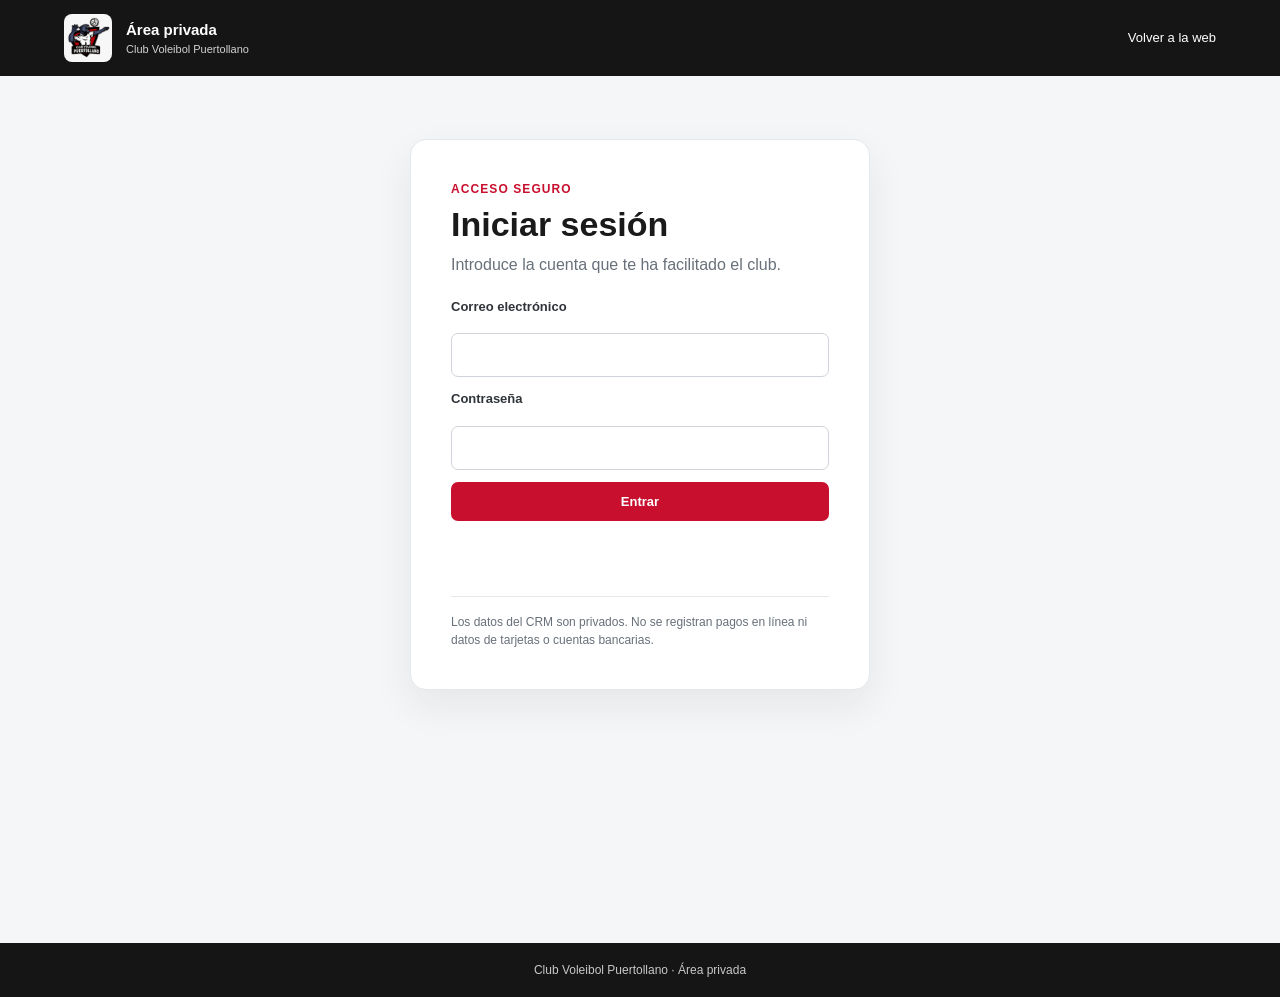
<file: crm.html>
<!DOCTYPE html>
<html lang="es">
<head>
    <meta charset="UTF-8">
    <meta name="viewport" content="width=device-width, initial-scale=1.0">
    <meta name="description" content="Acceso privado al CRM del Club Voleibol Puertollano.">
    <title>CRM | Club Voleibol Puertollano</title>
    <link rel="icon" type="image/jpeg" href="CVP_LOGO.jpeg">
    <link rel="stylesheet" href="crm.css">
    <script type="module" src="crm.js"></script>
</head>
<body>
    <header class="topbar">
        <a class="brand" href="index.html">
            <img src="CVP_LOGO.jpeg" alt="Club Voleibol Puertollano">
            <span>Área privada <small>Club Voleibol Puertollano</small></span>
        </a>
        <div class="account-actions">
            <a class="back-link" href="index.html">Volver a la web</a>
            <span id="accountLabel" class="account-label" hidden></span>
            <button id="signOutButton" class="button button-quiet" type="button" hidden>Cerrar sesión</button>
        </div>
    </header>

    <main class="page-shell">
        <section id="authPanel" class="auth-card">
            <p class="eyebrow">Acceso seguro</p>
            <h1 id="authHeading">Iniciar sesión</h1>
            <p id="authIntro" class="muted">Introduce la cuenta que te ha facilitado el club.</p>
            <form id="loginForm" class="form-stack">
                <label for="email">Correo electrónico</label>
                <input id="email" name="email" type="email" autocomplete="username" required>
                <label for="password">Contraseña</label>
                <input id="password" name="password" type="password" autocomplete="current-password" required>
                <button id="loginButton" class="button button-primary" type="submit">Entrar</button>
            </form>
            <p id="loginMessage" class="form-message" role="status" aria-live="polite"></p>
            <form id="passwordSetupForm" class="form-stack" hidden>
                <label for="newPassword">Nueva contraseña</label>
                <input id="newPassword" name="new_password" type="password" autocomplete="new-password" minlength="8" required>
                <small>Debe tener al menos 8 caracteres.</small>
                <label for="confirmPassword">Repite la contraseña</label>
                <input id="confirmPassword" name="confirm_password" type="password" autocomplete="new-password" minlength="8" required>
                <button id="passwordSetupButton" class="button button-primary" type="submit">Guardar contraseña</button>
            </form>
            <p id="passwordSetupMessage" class="form-message" role="status" aria-live="polite"></p>
            <p class="privacy-note">Los datos del CRM son privados. No se registran pagos en línea ni datos de tarjetas o cuentas bancarias.</p>
        </section>

        <section id="accessDenied" class="auth-card" hidden>
            <p class="eyebrow">Acceso restringido</p>
            <h1>Portal del club</h1>
            <p id="accessDeniedMessage" class="muted">Esta cuenta no tiene acceso al panel administrativo.</p>
        </section>

        <section id="familyPanel" hidden>
            <div class="page-heading">
                <div>
                    <p class="eyebrow">Consulta familiar</p>
                    <h1 id="familyHeading">Información de tu familia</h1>
                    <p class="muted">Consulta las fichas y los movimientos vinculados a tu cuenta.</p>
                </div>
                <div id="familyMessage" class="app-message" role="status" aria-live="polite"></div>
            </div>
            <div id="familyPlayers" class="family-grid"></div>
        </section>

        <section id="adminPanel" hidden>
            <div class="page-heading">
                <div>
                    <p class="eyebrow">Gestión del club</p>
                    <h1>Panel administrativo</h1>
                    <p class="muted">Gestiona fichas, equipos, temporadas, cuotas y pagos manuales.</p>
                </div>
                <div id="appMessage" class="app-message" role="status" aria-live="polite"></div>
            </div>

            <nav class="tabs" aria-label="Secciones del CRM">
                <button class="tab-button active" type="button" data-panel="playersPanel">Jugadores</button>
                <button class="tab-button" type="button" data-panel="guardiansPanel">Tutores</button>
                <button class="tab-button" type="button" data-panel="teamsPanel">Equipos</button>
                <button class="tab-button" type="button" data-panel="seasonsPanel">Temporadas</button>
                <button class="tab-button" type="button" data-panel="enrollmentsPanel">Asignaciones</button>
                <button class="tab-button" type="button" data-panel="feesPanel">Cuotas</button>
                <button class="tab-button" type="button" data-panel="paymentsPanel">Pagos</button>
                <button class="tab-button" type="button" data-panel="workbookImportPanel">Importación</button>
            </nav>

            <section id="playersPanel" class="workspace">
                <div class="section-heading"><div><h2>Jugadores</h2><p>Las bajas son lógicas y conservan el historial. Los datos personales completos solo son accesibles para administración.</p></div></div>
                <form id="playerForm" class="editor-card">
                    <input id="playerId" name="id" type="hidden">
                    <h3 id="playerFormTitle">Añadir jugador</h3>
                    <div class="form-grid">
                        <div><label for="playerFirstName">Nombre</label><input id="playerFirstName" name="first_name" maxlength="100" required></div>
                        <div><label for="playerLastName">Apellidos</label><input id="playerLastName" name="last_name" maxlength="150" required></div>
                        <div><label for="playerDateOfBirth">Fecha de nacimiento</label><input id="playerDateOfBirth" name="date_of_birth" type="date"></div>
                        <div><label for="playerIdentityDocument">DNI/NIE/Pasaporte</label><input id="playerIdentityDocument" name="identity_document" maxlength="40" autocomplete="off"></div>
                        <div class="wide"><label for="playerAddress">Dirección</label><input id="playerAddress" name="address" maxlength="300" autocomplete="street-address"></div>
                        <div><label for="playerPhone">Teléfono</label><input id="playerPhone" name="phone" type="tel" maxlength="40" autocomplete="tel"></div>
                        <div><label for="playerEmail">Correo electrónico</label><input id="playerEmail" name="email" type="email" maxlength="254" autocomplete="email"></div>
                        <div><label for="playerNationality">Nacionalidad</label><input id="playerNationality" name="nationality" maxlength="80"></div>
                        <div class="wide"><label for="playerGuardians">Tutores vinculados</label><select id="playerGuardians" name="guardian_ids" multiple size="4"></select><small>Usa Ctrl (Windows) o Cmd (Mac) para seleccionar varios.</small></div>
                    </div>
                    <div class="form-actions"><button class="button button-primary" type="submit">Guardar jugador</button><button id="cancelPlayerEdit" class="button button-quiet" type="button" hidden>Cancelar edición</button><span id="playerMessage" class="form-message" role="status"></span></div>
                </form>
                <div class="table-card"><div class="table-scroll"><table><thead><tr><th>Jugador</th><th>Nacimiento</th><th>DNI/NIE/Pasaporte</th><th>Dirección</th><th>Teléfono</th><th>Correo</th><th>Nacionalidad</th><th>Tutores</th><th>Estado</th><th>Acciones</th></tr></thead><tbody id="playersTable"></tbody></table></div></div>
            </section>

            <section id="guardiansPanel" class="workspace" hidden>
                <div class="section-heading"><div><h2>Tutores y cuentas familiares</h2><p>La cuenta es opcional; invita las cuentas desde Supabase Auth antes de vincularlas. El documento solo es accesible para administración.</p></div></div>
                <form id="guardianForm" class="editor-card">
                    <input id="guardianId" name="id" type="hidden">
                    <h3 id="guardianFormTitle">Añadir tutor</h3>
                    <div class="form-grid">
                        <div class="wide"><label for="guardianUserId">Cuenta familiar (opcional)</label><select id="guardianUserId" name="user_id"></select><small>Se muestran las cuentas con rol familiar aún no vinculadas; puedes guardar una ficha sin crear un acceso.</small></div>
                        <div><label for="guardianName">Nombre completo</label><input id="guardianName" name="full_name" maxlength="160" required></div>
                        <div><label for="guardianPhone">Teléfono (opcional)</label><input id="guardianPhone" name="phone" type="tel" maxlength="40"></div>
                        <div><label for="guardianIdentityDocument">DNI/NIE/Pasaporte</label><input id="guardianIdentityDocument" name="identity_document" maxlength="40" autocomplete="off"></div>
                    </div>
                    <div class="form-actions"><button class="button button-primary" type="submit">Guardar tutor</button><button id="cancelGuardianEdit" class="button button-quiet" type="button" hidden>Cancelar edición</button><span id="guardianMessage" class="form-message" role="status"></span></div>
                </form>
                <div class="table-card"><div class="table-scroll"><table><thead><tr><th>Tutor</th><th>Cuenta</th><th>Teléfono</th><th>DNI/NIE/Pasaporte</th><th>Estado</th><th>Acciones</th></tr></thead><tbody id="guardiansTable"></tbody></table></div></div>
            </section>

            <section id="teamsPanel" class="workspace" hidden>
                <div class="section-heading"><div><h2>Equipos</h2><p>Los equipos archivados se conservan para consultar temporadas anteriores.</p></div></div>
                <form id="teamForm" class="editor-card compact-editor">
                    <input id="teamId" name="id" type="hidden">
                    <h3 id="teamFormTitle">Añadir equipo</h3>
                    <div class="form-grid"><div class="wide"><label for="teamName">Nombre del equipo</label><input id="teamName" name="name" maxlength="100" required></div></div>
                    <div class="form-actions"><button class="button button-primary" type="submit">Guardar equipo</button><button id="cancelTeamEdit" class="button button-quiet" type="button" hidden>Cancelar edición</button><span id="teamMessage" class="form-message" role="status"></span></div>
                </form>
                <div class="table-card"><div class="table-scroll"><table><thead><tr><th>Equipo</th><th>Estado</th><th>Acciones</th></tr></thead><tbody id="teamsTable"></tbody></table></div></div>
            </section>

            <section id="seasonsPanel" class="workspace" hidden>
                <div class="section-heading"><div><h2>Temporadas</h2><p>Las fechas de inicio y fin son opcionales.</p></div></div>
                <form id="seasonForm" class="editor-card">
                    <input id="seasonId" name="id" type="hidden">
                    <h3 id="seasonFormTitle">Añadir temporada</h3>
                    <div class="form-grid">
                        <div class="wide"><label for="seasonName">Nombre</label><input id="seasonName" name="name" maxlength="100" placeholder="2026-2027" required></div>
                        <div><label for="seasonStart">Fecha de inicio</label><input id="seasonStart" name="starts_on" type="date"></div>
                        <div><label for="seasonEnd">Fecha de fin</label><input id="seasonEnd" name="ends_on" type="date"></div>
                    </div>
                    <div class="form-actions"><button class="button button-primary" type="submit">Guardar temporada</button><button id="cancelSeasonEdit" class="button button-quiet" type="button" hidden>Cancelar edición</button><span id="seasonMessage" class="form-message" role="status"></span></div>
                </form>
                <div class="table-card"><div class="table-scroll"><table><thead><tr><th>Temporada</th><th>Inicio</th><th>Fin</th><th>Estado</th><th>Acciones</th></tr></thead><tbody id="seasonsTable"></tbody></table></div></div>
            </section>

            <section id="enrollmentsPanel" class="workspace" hidden>
                <div class="section-heading"><div><h2>Asignaciones</h2><p>Vincula jugadores con un equipo y temporada.</p></div></div>
                <form id="enrollmentForm" class="editor-card">
                    <input id="enrollmentId" name="id" type="hidden">
                    <h3 id="enrollmentFormTitle">Añadir asignación</h3>
                    <div class="form-grid">
                        <div><label for="enrollmentPlayer">Jugador</label><select id="enrollmentPlayer" name="player_id" required></select></div>
                        <div><label for="enrollmentTeam">Equipo</label><select id="enrollmentTeam" name="team_id" required></select></div>
                        <div><label for="enrollmentSeason">Temporada</label><select id="enrollmentSeason" name="season_id" required></select></div>
                        <div><label for="enrollmentJerseyNumber">Dorsal</label><input id="enrollmentJerseyNumber" name="jersey_number" maxlength="20" inputmode="numeric"></div>
                    </div>
                    <div class="form-actions"><button class="button button-primary" type="submit">Guardar asignación</button><button id="cancelEnrollmentEdit" class="button button-quiet" type="button" hidden>Cancelar edición</button><span id="enrollmentMessage" class="form-message" role="status"></span></div>
                </form>
                <div class="table-card"><div class="table-scroll"><table><thead><tr><th>Jugador</th><th>Equipo</th><th>Temporada</th><th>Dorsal</th><th>Estado</th><th>Acciones</th></tr></thead><tbody id="enrollmentsTable"></tbody></table></div></div>
            </section>

            <section id="feesPanel" class="workspace" hidden>
                <div class="section-heading"><div><h2>Cuotas y saldos</h2><p>Introduce importes en euros; se guardan en céntimos para evitar errores de redondeo.</p></div></div>
                <form id="feeForm" class="editor-card">
                    <input id="feeId" name="id" type="hidden">
                    <h3 id="feeFormTitle">Añadir cuota</h3>
                    <div class="form-grid">
                        <div><label for="feePlayer">Jugador</label><select id="feePlayer" name="player_id" required></select></div>
                        <div><label for="feeSeason">Temporada</label><select id="feeSeason" name="season_id" required></select></div>
                        <div><label for="feeDescription">Concepto</label><input id="feeDescription" name="description" maxlength="160" placeholder="Cuota mensual" required></div>
                        <div><label for="feeAmount">Importe (€)</label><input id="feeAmount" name="amount" type="number" min="0.01" step="0.01" inputmode="decimal" required></div>
                        <div><label for="feeDueDate">Fecha de vencimiento (opcional)</label><input id="feeDueDate" name="due_date" type="date"></div>
                    </div>
                    <div class="form-actions"><button class="button button-primary" type="submit">Guardar cuota</button><button id="cancelFeeEdit" class="button button-quiet" type="button" hidden>Cancelar edición</button><span id="feeMessage" class="form-message" role="status"></span></div>
                </form>
                <div class="table-card"><div class="table-scroll"><table><thead><tr><th>Jugador</th><th>Concepto</th><th>Temporada</th><th>Cuota</th><th>Pagado</th><th>Pendiente</th><th>Vencimiento</th><th>Estado</th><th>Acciones</th></tr></thead><tbody id="feesTable"></tbody></table></div></div>
            </section>

            <section id="paymentsPanel" class="workspace" hidden>
                <div class="section-heading"><div><h2>Pagos recibidos</h2><p>Registra transferencias, efectivo u otros pagos recibidos fuera de la web.</p></div></div>
                <form id="paymentForm" class="editor-card">
                    <div class="form-grid">
                        <div class="wide"><label for="paymentFee">Cuota pendiente</label><select id="paymentFee" name="fee_id" required></select><small id="paymentBalance" class="muted"></small></div>
                        <div><label for="paymentAmount">Importe recibido (€)</label><input id="paymentAmount" name="amount" type="number" min="0.01" step="0.01" inputmode="decimal" required></div>
                        <div><label for="paymentDate">Fecha del pago</label><input id="paymentDate" name="paid_at" type="date" required></div>
                        <div><label for="paymentMethod">Método</label><select id="paymentMethod" name="method" required><option value="cash">Efectivo</option><option value="bank_transfer">Transferencia</option><option value="other">Otro</option></select></div>
                        <div><label for="paymentReference">Referencia opcional</label><input id="paymentReference" name="reference" maxlength="120" placeholder="No incluir datos de cuenta o tarjeta"></div>
                    </div>
                    <div class="form-actions"><button class="button button-primary" type="submit">Registrar pago</button><span id="paymentMessage" class="form-message" role="status"></span></div>
                </form>
                <div class="table-card"><div class="table-scroll"><table><thead><tr><th>Fecha</th><th>Jugador</th><th>Concepto</th><th>Importe</th><th>Método</th><th>Referencia</th></tr></thead><tbody id="paymentsTable"></tbody></table></div></div>
            </section>

            <section id="workbookImportPanel" class="workspace" hidden>
                <div class="section-heading"><div><h2>Importar Excel</h2><p>Prepara jugadores, tutores, asignaciones, cuotas y pagos con una vista previa antes de guardar.</p></div></div>
                <form id="workbookImportForm" class="editor-card">
                    <div class="form-grid">
                        <div><label for="rosterWorkbook">Libro de datos de jugadores</label><input id="rosterWorkbook" name="roster" type="file" accept=".xlsx,.xls" required><small>El archivo se procesa en este navegador; no se envía hasta confirmar la importación.</small></div>
                        <div><label for="paymentsWorkbook">Libro de pagos</label><input id="paymentsWorkbook" name="payments" type="file" accept=".xlsx,.xls" required><small>Fechas: día de la celda, mes del encabezado y año 2026.</small></div>
                    </div>
                    <div class="import-policy"><strong>Reglas de esta carga</strong><span>Temporada 2026-2027 · cuota 150 € · 1 pago: 150 € · 2 pagos: 75 € · 3 pagos: 50 € · método: transferencia.</span></div>
                    <div class="form-actions"><button id="prepareWorkbookImport" class="button button-primary" type="submit">Preparar vista previa</button><span id="workbookImportMessage" class="form-message" role="status" aria-live="polite"></span></div>
                </form>

                <div id="workbookImportPreview" class="import-preview" hidden>
                    <div class="editor-card">
                        <h3>Revisión previa</h3>
                        <p id="workbookImportSummary" class="muted"></p>
                        <ul id="workbookImportIssues" class="import-issues"></ul>
                    </div>
                    <div class="table-card">
                        <div class="table-scroll"><table><thead><tr><th>Hoja / fila</th><th>Nombre en pagos</th><th>Equipo</th><th>Modalidad y fechas</th><th>Asignar jugador</th></tr></thead><tbody id="workbookImportMappings"></tbody></table></div>
                    </div>
                    <details class="import-details">
                        <summary>Revisar todas las fichas y los datos personales que se importarían</summary>
                        <div class="table-card"><div class="table-scroll"><table><thead><tr><th>Jugador</th><th>Equipo</th><th>Dorsal</th><th>Nacimiento</th><th>Documento</th><th>Dirección</th><th>Teléfono</th><th>Correo</th><th>Nacionalidad</th><th>Tutor</th><th>Teléfono tutor</th><th>Documento tutor</th></tr></thead><tbody id="workbookImportRoster"></tbody></table></div></div>
                    </details>
                    <div class="form-actions import-actions"><button id="confirmWorkbookImport" class="button button-primary" type="button" disabled>Confirmar e importar</button><button id="cancelWorkbookImport" class="button button-quiet" type="button">Descartar vista previa</button></div>
                </div>
            </section>
    </main>
    <footer class="footer"><p>Club Voleibol Puertollano · Área privada</p></footer>
</body>
</html>
</file>
<file: crm.css>
:root {
    color-scheme: light;
    --red: #c8102e;
    --dark-red: #8b0000;
    --ink: #1a1a1a;
    --muted: #68707a;
    --line: #e4e7eb;
    --surface: #ffffff;
    --canvas: #f5f6f8;
    --success: #176b3a;
    --danger: #a32332;
}

*, *::before, *::after {
    box-sizing: border-box;
}

body {
    margin: 0;
    background: var(--canvas);
    color: var(--ink);
    font-family: Arial, Helvetica, sans-serif;
    line-height: 1.5;
}

[hidden] {
    display: none !important;
}

button, input, select {
    font: inherit;
}

.topbar {
    min-height: 76px;
    padding: 12px clamp(18px, 5vw, 64px);
    display: flex;
    align-items: center;
    justify-content: space-between;
    gap: 20px;
    background: #151515;
    color: #fff;
}

.brand, .account-actions {
    display: flex;
    align-items: center;
    gap: 14px;
}

.brand {
    color: #fff;
    font-size: 15px;
    font-weight: 700;
    text-decoration: none;
}

.brand img {
    width: 48px;
    height: 48px;
    border-radius: 8px;
    object-fit: cover;
}

.brand small {
    display: block;
    color: #d3d3d3;
    font-size: 11px;
    font-weight: 400;
}

.back-link {
    color: #fff;
    font-size: 13px;
    text-decoration: none;
}

.back-link:hover {
    text-decoration: underline;
}

.account-label {
    color: #e5e5e5;
    font-size: 13px;
}

.page-shell {
    width: min(1240px, calc(100% - 32px));
    min-height: calc(100vh - 136px);
    margin: 40px auto;
}

.auth-card {
    width: min(460px, 100%);
    margin: 7vh auto;
    padding: clamp(24px, 5vw, 40px);
    border: 1px solid var(--line);
    border-radius: 16px;
    background: var(--surface);
    box-shadow: 0 16px 40px rgba(20, 25, 30, 0.07);
}

.eyebrow {
    margin: 0 0 6px;
    color: var(--red);
    font-size: 12px;
    font-weight: 700;
    letter-spacing: 0.09em;
    text-transform: uppercase;
}

h1, h2, h3, p {
    margin-top: 0;
}

h1 {
    margin-bottom: 8px;
    font-size: clamp(25px, 4vw, 34px);
    line-height: 1.2;
}

h2 {
    margin-bottom: 4px;
    font-size: 24px;
}

h3 {
    margin-bottom: 18px;
    font-size: 17px;
}

.muted, .section-heading p, .privacy-note {
    color: var(--muted);
}

.muted {
    margin-bottom: 20px;
}

.form-stack, .form-grid {
    display: grid;
    gap: 12px;
}

.form-stack label, .form-grid label {
    display: block;
    margin-bottom: 5px;
    color: #30343a;
    font-size: 13px;
    font-weight: 700;
}

input, select {
    width: 100%;
    min-height: 42px;
    padding: 9px 11px;
    border: 1px solid #cfd4da;
    border-radius: 7px;
    background: #fff;
    color: var(--ink);
}

input:focus, select:focus, button:focus-visible, a:focus-visible {
    outline: 3px solid rgba(200, 16, 46, 0.22);
    outline-offset: 2px;
}

select[multiple] {
    min-height: 102px;
}

.form-grid small, .form-stack small {
    display: block;
    margin-top: 5px;
    color: var(--muted);
    font-size: 12px;
}

.button {
    min-height: 39px;
    padding: 8px 13px;
    border: 1px solid transparent;
    border-radius: 7px;
    cursor: pointer;
    font-size: 13px;
    font-weight: 700;
}

.button:disabled {
    cursor: wait;
    opacity: 0.6;
}

.button-primary {
    background: var(--red);
    color: #fff;
}

.button-primary:hover:not(:disabled) {
    background: var(--dark-red);
}

.button-quiet {
    border-color: #626262;
    background: transparent;
    color: inherit;
}

.button-quiet:hover:not(:disabled) {
    background: rgba(255, 255, 255, 0.1);
}

.button-small {
    min-height: 32px;
    padding: 5px 9px;
    background: #f2f3f5;
    color: #292d32;
}

.button-small:hover {
    background: #e5e7ea;
}

.button-small.danger {
    color: var(--danger);
}

.form-message, .app-message {
    min-height: 20px;
    color: var(--muted);
    font-size: 13px;
}

.form-message.error, .app-message.error {
    color: var(--danger);
}

.form-message.success, .app-message.success {
    color: var(--success);
}

.privacy-note {
    margin: 22px 0 0;
    padding-top: 16px;
    border-top: 1px solid var(--line);
    font-size: 12px;
}

.page-heading, .section-heading, .form-actions {
    display: flex;
    align-items: center;
    justify-content: space-between;
    gap: 16px;
}

.page-heading {
    margin-bottom: 24px;
}

.page-heading .muted, .section-heading p {
    margin-bottom: 0;
}

.app-message {
    text-align: right;
}

.tabs {
    display: flex;
    gap: 7px;
    overflow-x: auto;
    padding: 6px 0 14px;
}

.tab-button {
    flex: 0 0 auto;
    padding: 9px 13px;
    border: 1px solid var(--line);
    border-radius: 999px;
    background: var(--surface);
    color: #3b4148;
    cursor: pointer;
    font-size: 13px;
    font-weight: 700;
}

.tab-button.active {
    border-color: var(--red);
    background: var(--red);
    color: #fff;
}

.workspace {
    display: grid;
    gap: 16px;
}

.family-grid {
    display: grid;
    gap: 18px;
}

.family-card {
    padding: clamp(18px, 3vw, 26px);
    border: 1px solid var(--line);
    border-radius: 12px;
    background: var(--surface);
    box-shadow: 0 5px 18px rgba(20, 25, 30, 0.035);
}

.family-card h2 {
    margin-bottom: 12px;
}

.family-card h3 {
    margin: 20px 0 8px;
}

.family-detail {
    margin: 0;
    color: var(--muted);
    font-size: 13px;
}

.family-payments {
    margin: 8px 0 0;
    padding-left: 20px;
    color: #41474e;
    font-size: 13px;
}

.family-payments li + li {
    margin-top: 5px;
}

.family-empty {
    padding: 20px;
    border: 1px solid var(--line);
    border-radius: 10px;
    background: var(--surface);
    color: var(--muted);
}

.section-heading {
    margin: 8px 0 0;
}

.section-heading p {
    color: var(--muted);
    font-size: 13px;
}

.editor-card, .table-card {
    padding: 20px;
    border: 1px solid var(--line);
    border-radius: 12px;
    background: var(--surface);
    box-shadow: 0 5px 18px rgba(20, 25, 30, 0.035);
}

.editor-card {
    display: grid;
    gap: 15px;
}

.editor-card h3 {
    margin-bottom: 0;
}

.form-grid {
    grid-template-columns: repeat(2, minmax(0, 1fr));
    gap: 14px;
}

.form-grid .wide {
    grid-column: 1 / -1;
}

.form-actions {
    justify-content: flex-start;
    flex-wrap: wrap;
}

.table-card {
    padding: 0;
    overflow: hidden;
}

.table-scroll {
    overflow-x: auto;
}

.table-tools {
    display: flex;
    align-items: center;
    justify-content: space-between;
    gap: 12px;
    padding: 12px 14px;
    border-bottom: 1px solid var(--line);
}

.table-tools-actions {
    display: flex;
    flex-wrap: wrap;
    gap: 8px;
}

.table-result-count {
    color: var(--muted);
    font-size: 12px;
}

.table-filter-row th {
    min-width: 120px;
    padding: 6px 8px;
    background: #fff;
}

.table-filter-row th[aria-hidden="true"] {
    min-width: 100px;
}

.table-column-filter {
    min-height: 34px;
    padding: 6px 8px;
    font-size: 12px;
    font-weight: 400;
    letter-spacing: normal;
    text-transform: none;
}

.import-preview {
    display: grid;
    gap: 16px;
}

.import-policy {
    display: grid;
    gap: 4px;
    padding: 12px 14px;
    border-left: 3px solid var(--red);
    background: #fafafb;
    font-size: 13px;
}

.import-issues {
    margin: 0;
    padding-left: 20px;
    color: var(--danger);
    font-size: 13px;
}

.import-issues:empty {
    display: none;
}

.import-issues .warning {
    color: #765400;
}

.import-details {
    padding: 14px 18px;
    border: 1px solid var(--line);
    border-radius: 12px;
    background: var(--surface);
}

.import-details summary {
    cursor: pointer;
    font-weight: 700;
}

.import-details .table-card {
    margin-top: 14px;
}

.import-mapping-select, .import-new-name, .import-manual-field {
    min-width: 190px;
    width: 100%;
}

.import-new-fields {
    display: grid;
    gap: 7px;
    min-width: 220px;
    margin-top: 8px;
}

.import-new-fields[hidden] {
    display: none;
}

.import-new-fields label {
    color: var(--muted);
    font-size: 11px;
}

.import-actions {
    padding: 4px 0 10px;
}

.import-actions .button-primary:disabled {
    cursor: not-allowed;
    opacity: 0.55;
}

table {
    width: 100%;
    border-collapse: collapse;
    text-align: left;
    font-size: 13px;
}

th, td {
    padding: 12px 14px;
    border-bottom: 1px solid var(--line);
    vertical-align: middle;
}

th {
    background: #fafafb;
    color: #535b64;
    font-size: 11px;
    letter-spacing: 0.04em;
    text-transform: uppercase;
    white-space: nowrap;
}

tbody tr:last-child td {
    border-bottom: 0;
}

.table-actions {
    display: flex;
    gap: 6px;
}

.status-pill {
    display: inline-block;
    padding: 3px 8px;
    border-radius: 999px;
    background: #e9f4ed;
    color: #24633c;
    font-size: 11px;
    font-weight: 700;
}

.status-pill.archived {
    background: #f1f1f2;
    color: #6a6e73;
}

.empty-row {
    padding: 20px;
    color: var(--muted);
    text-align: center;
}

.footer {
    padding: 18px;
    background: #151515;
    color: #c8c8c8;
    text-align: center;
    font-size: 12px;
}

.footer p {
    margin: 0;
}

@media (max-width: 700px) {
    .topbar {
        align-items: flex-start;
        padding: 12px 16px;
    }

    .account-actions {
        flex-wrap: wrap;
        justify-content: flex-end;
        gap: 8px;
    }

    .account-label {
        display: none;
    }

    .page-shell {
        width: min(100% - 20px, 1240px);
        margin: 22px auto;
    }

    .table-tools {
        align-items: flex-start;
        flex-direction: column;
    }

    .page-heading, .section-heading {
        align-items: flex-start;
        flex-direction: column;
    }

    .app-message {
        text-align: left;
    }

    .form-grid {
        grid-template-columns: 1fr;
    }

    .form-grid .wide {
        grid-column: auto;
    }

    .editor-card {
        padding: 16px;
    }
}
</file>
